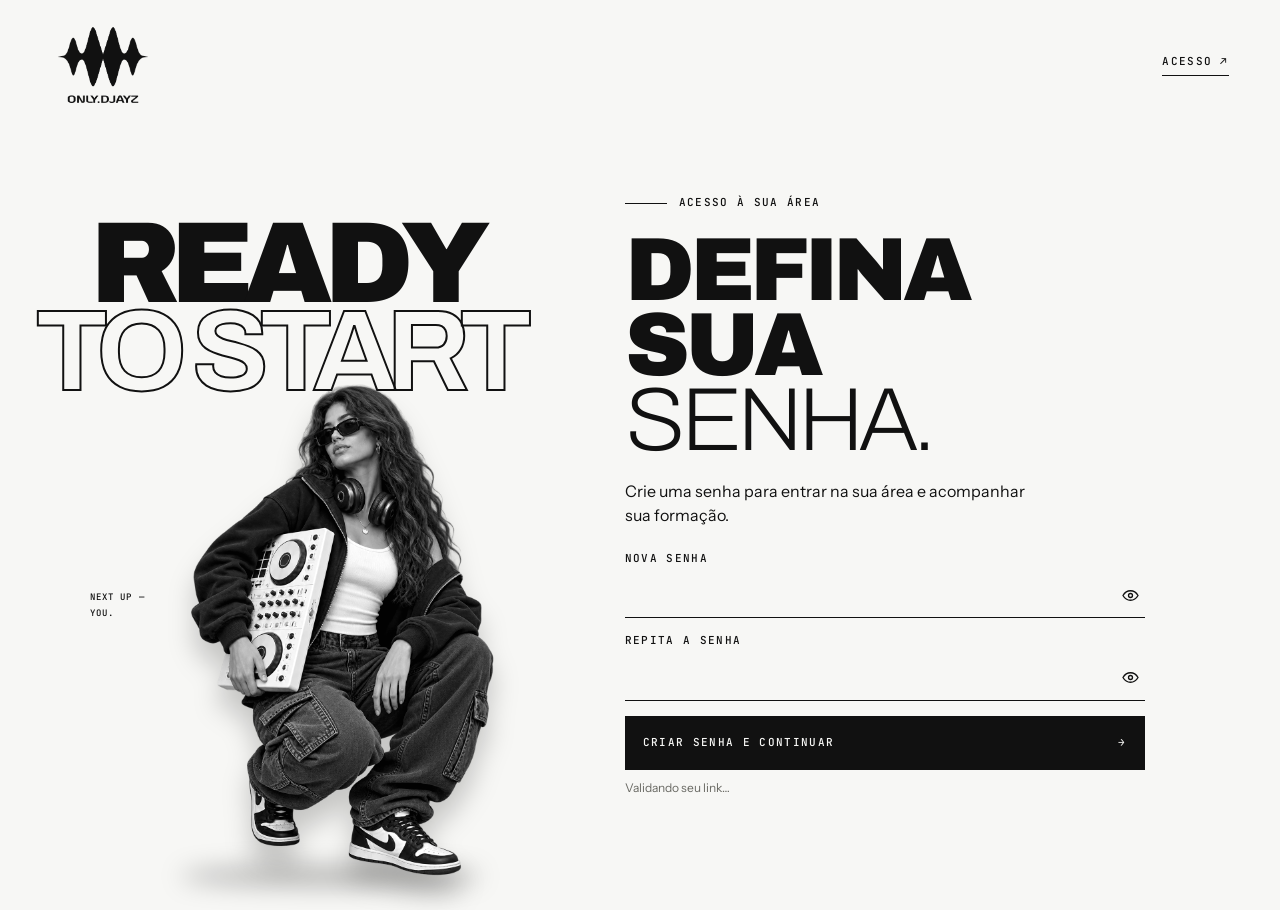
<file: portal/accept-invite.html>
<!doctype html>
<html lang="pt-BR">
<head>
  <meta charset="utf-8">
  <meta name="viewport" content="width=device-width,initial-scale=1">
  <meta name="theme-color" content="#f7f7f5">
  <title>ONLY DJs — Ative seu acesso</title>
  <link rel="stylesheet" href="portal.css?v=20260923d">
</head>
<body>
  <main class="portal">
    <header class="topbar accept-invite-topbar">
      <a class="accept-invite-brand" href="../index.html" aria-label="ONLY DJAYZ — início"><img src="../assets/logo-mark.png" alt="ONLY DJAYZ"></a>
      <a class="mono" href="login.html">ACESSO ↗</a>
    </header>
    <section class="accept-invite-layout">
      <figure class="accept-invite-visual">
        <h2 class="accept-invite-manifesto"><span>READY</span><em>TO START</em></h2>
        <div class="accept-invite-character">
          <p class="accept-invite-next mono">NEXT UP —<br>YOU.</p>
          <img src="../assets/dj-female-flx4-wall-profile.webp" alt="DJ agachada ao lado da cabine, da landing page Only DJAYZ">
        </div>
      </figure>
      <div class="accept-invite-card">
        <div class="eyebrow mono" id="flow-label">ACESSO À SUA ÁREA</div>
        <h1>DEFINA SUA<br><em>SENHA.</em></h1>
        <p class="lede">Crie uma senha para entrar na sua área e acompanhar sua formação.</p>
        <form class="card" id="password-form">
          <label class="field"><span class="mono">NOVA SENHA</span><span class="password-control"><input name="password" type="password" autocomplete="new-password" minlength="10" required><button class="password-toggle" type="button" aria-label="Exibir nova senha" aria-pressed="false"><svg class="password-eye password-eye-open" aria-hidden="true" viewBox="0 0 24 24" focusable="false"><path d="M2.5 12s3.5-6 9.5-6 9.5 6 9.5 6-3.5 6-9.5 6-9.5-6-9.5-6Z"></path><circle cx="12" cy="12" r="2.5"></circle></svg><svg class="password-eye password-eye-closed" aria-hidden="true" viewBox="0 0 24 24" focusable="false"><path d="m3 3 18 18M10.6 6.2A10.8 10.8 0 0 1 12 6c6 0 9.5 6 9.5 6a17 17 0 0 1-3.1 3.6M6.3 6.8C3.8 8.2 2.5 12 2.5 12s3.5 6 9.5 6c1.2 0 2.3-.2 3.3-.6"></path><path d="M9.9 9.9a3 3 0 0 0 4.2 4.2"></path></svg></button></span></label>
          <label class="field"><span class="mono">REPITA A SENHA</span><span class="password-control"><input name="confirmPassword" type="password" autocomplete="new-password" minlength="10" required><button class="password-toggle" type="button" aria-label="Exibir confirmação da senha" aria-pressed="false"><svg class="password-eye password-eye-open" aria-hidden="true" viewBox="0 0 24 24" focusable="false"><path d="M2.5 12s3.5-6 9.5-6 9.5 6 9.5 6-3.5 6-9.5 6-9.5-6-9.5-6Z"></path><circle cx="12" cy="12" r="2.5"></circle></svg><svg class="password-eye password-eye-closed" aria-hidden="true" viewBox="0 0 24 24" focusable="false"><path d="m3 3 18 18M10.6 6.2A10.8 10.8 0 0 1 12 6c6 0 9.5 6 9.5 6a17 17 0 0 1-3.1 3.6M6.3 6.8C3.8 8.2 2.5 12 2.5 12s3.5 6 9.5 6c1.2 0 2.3-.2 3.3-.6"></path><path d="M9.9 9.9a3 3 0 0 0 4.2 4.2"></path></svg></button></span></label>
          <button class="action mono" type="submit"><span>CRIAR SENHA E CONTINUAR</span><span>→</span></button>
          <button class="text-button mono" id="retry-activation" type="button" hidden>TENTAR ATIVAÇÃO NOVAMENTE</button>
          <p class="auth-status" id="password-status" role="status" aria-live="polite">Validando seu link…</p>
        </form>
      </div>
    </section>
  </main>
  <script src="supabase-config.js"></script>
  <script type="module" src="accept-invite.js?v=20260923b"></script>
</body>
</html>
</file>
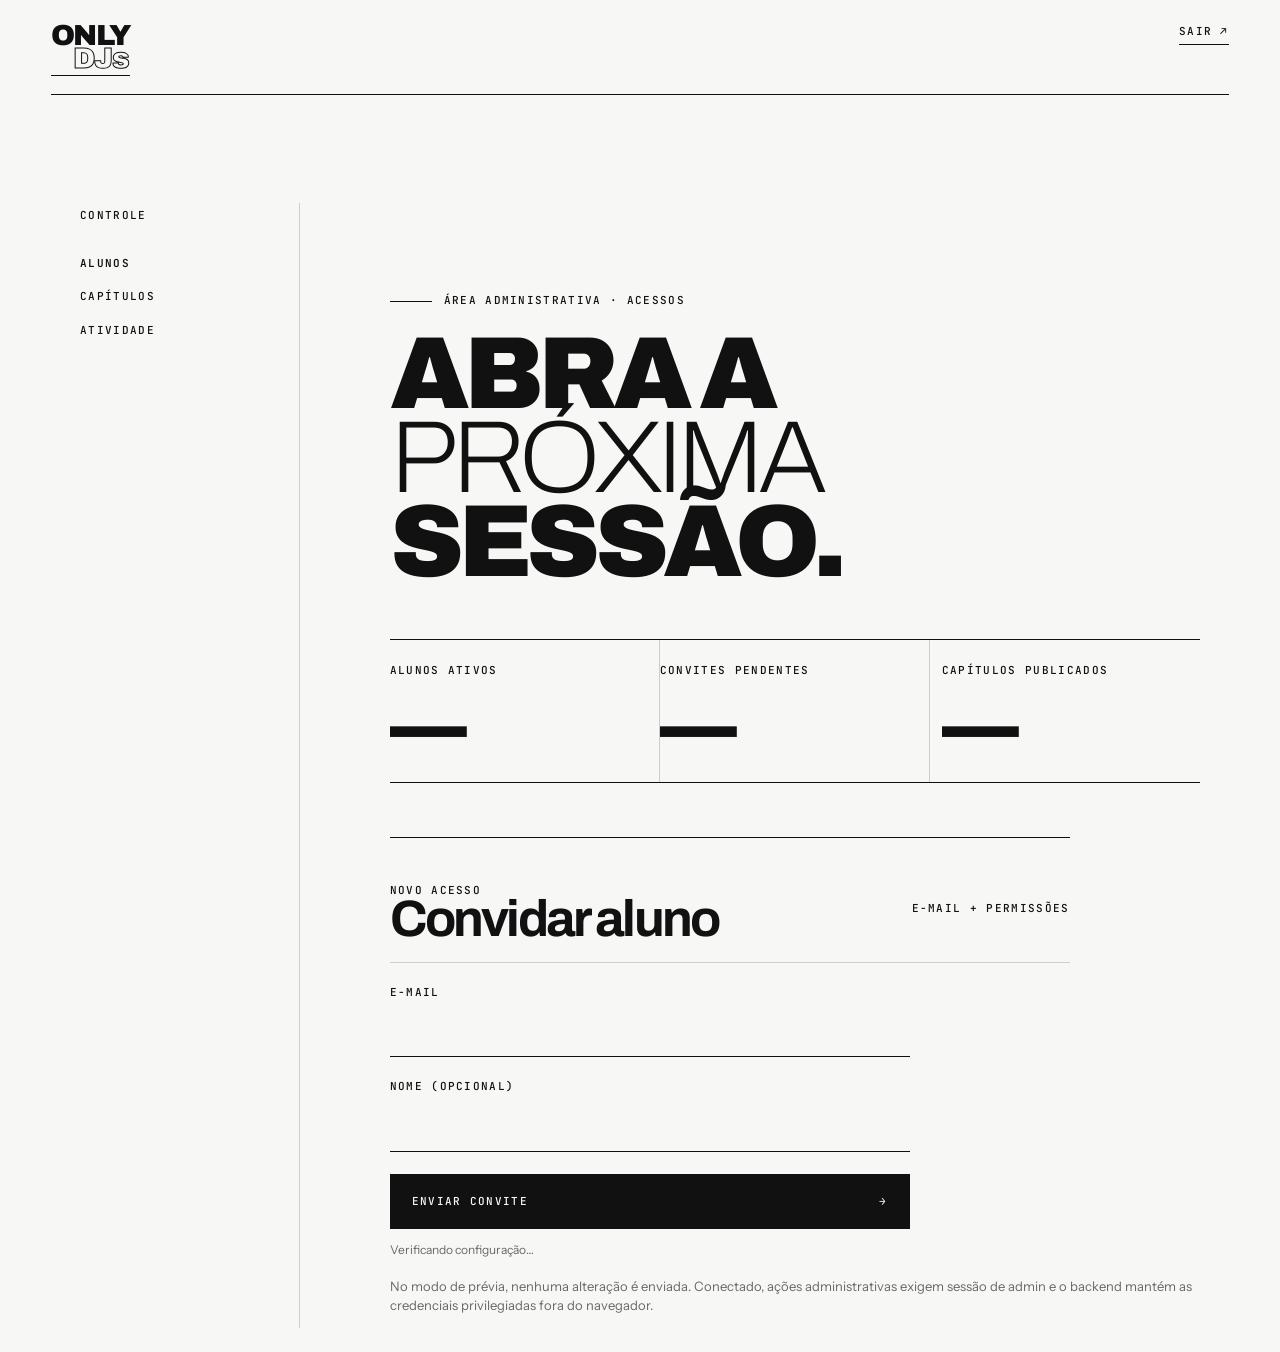
<file: portal/admin.html>
<!doctype html>
<html lang="pt-BR">
<head>
  <meta charset="utf-8">
  <meta name="viewport" content="width=device-width,initial-scale=1">
  <meta name="theme-color" content="#f7f7f5">
  <title>ONLY DJs — Admin</title>
  <link rel="stylesheet" href="portal.css">
</head>
<body>
  <main class="portal">
    <header class="topbar">
      <a class="brand" href="login.html">ONLY<span>DJs</span></a>
      <a class="mono" id="admin-logout" href="login.html">SAIR ↗</a>
    </header>
    <div class="layout frame">
      <aside class="side">
        <span class="mono">Controle</span>
        <nav class="mono">
          <a href="admin.html">Alunos</a>
          <a href="#capitulos">Capítulos</a>
          <a href="#atividade">Atividade</a>
        </nav>
      </aside>
      <section class="content">
        <div class="eyebrow mono">Área administrativa · acessos</div>
        <h1>ABRA A<br><em>PRÓXIMA</em> SESSÃO.</h1>
        <div class="stats">
          <div class="stat"><span class="mono">Alunos ativos</span><strong id="active-count">—</strong></div>
          <div class="stat"><span class="mono">Convites pendentes</span><strong id="invite-count">—</strong></div>
          <div class="stat"><span class="mono">Capítulos publicados</span><strong id="chapter-count">—</strong></div>
        </div>

        <section class="admin-invite-card">
          <div class="row">
            <div><span class="mono">NOVO ACESSO</span><h2>Convidar aluno</h2></div>
            <span class="mono">E-MAIL + PERMISSÕES</span>
          </div>
          <form id="admin-invite-form">
            <label class="field"><span class="mono">E-MAIL</span><input name="email" type="email" autocomplete="email" required></label>
            <label class="field"><span class="mono">NOME (OPCIONAL)</span><input name="displayName" autocomplete="name" maxlength="100"></label>
            <fieldset id="chapter-choices" data-auth-only hidden>
              <legend class="mono">CAPÍTULOS LIBERADOS NO CONVITE</legend>
              <span>Carregando…</span>
            </fieldset>
            <button class="action mono" type="submit"><span>ENVIAR CONVITE</span><span>→</span></button>
            <p class="auth-status" id="admin-status" role="status" aria-live="polite">Verificando configuração…</p>
          </form>
        </section>

        <section class="admin-roster" id="roster-section" data-auth-only hidden>
          <div class="row"><div><span class="mono">ACESSOS DA ESCOLA</span><h2>Alunos.</h2></div><span class="mono">STATUS + CAPÍTULOS</span></div>
          <div id="student-roster" aria-live="polite"><p class="roster-empty">Carregando lista…</p></div>
        </section>
        <p class="notice">No modo de prévia, nenhuma alteração é enviada. Conectado, ações administrativas exigem sessão de admin e o backend mantém as credenciais privilegiadas fora do navegador.</p>
      </section>
    </div>
  </main>
  <script src="supabase-config.js"></script>
  <script type="module" src="admin.js"></script>
</body>
</html>
</file>
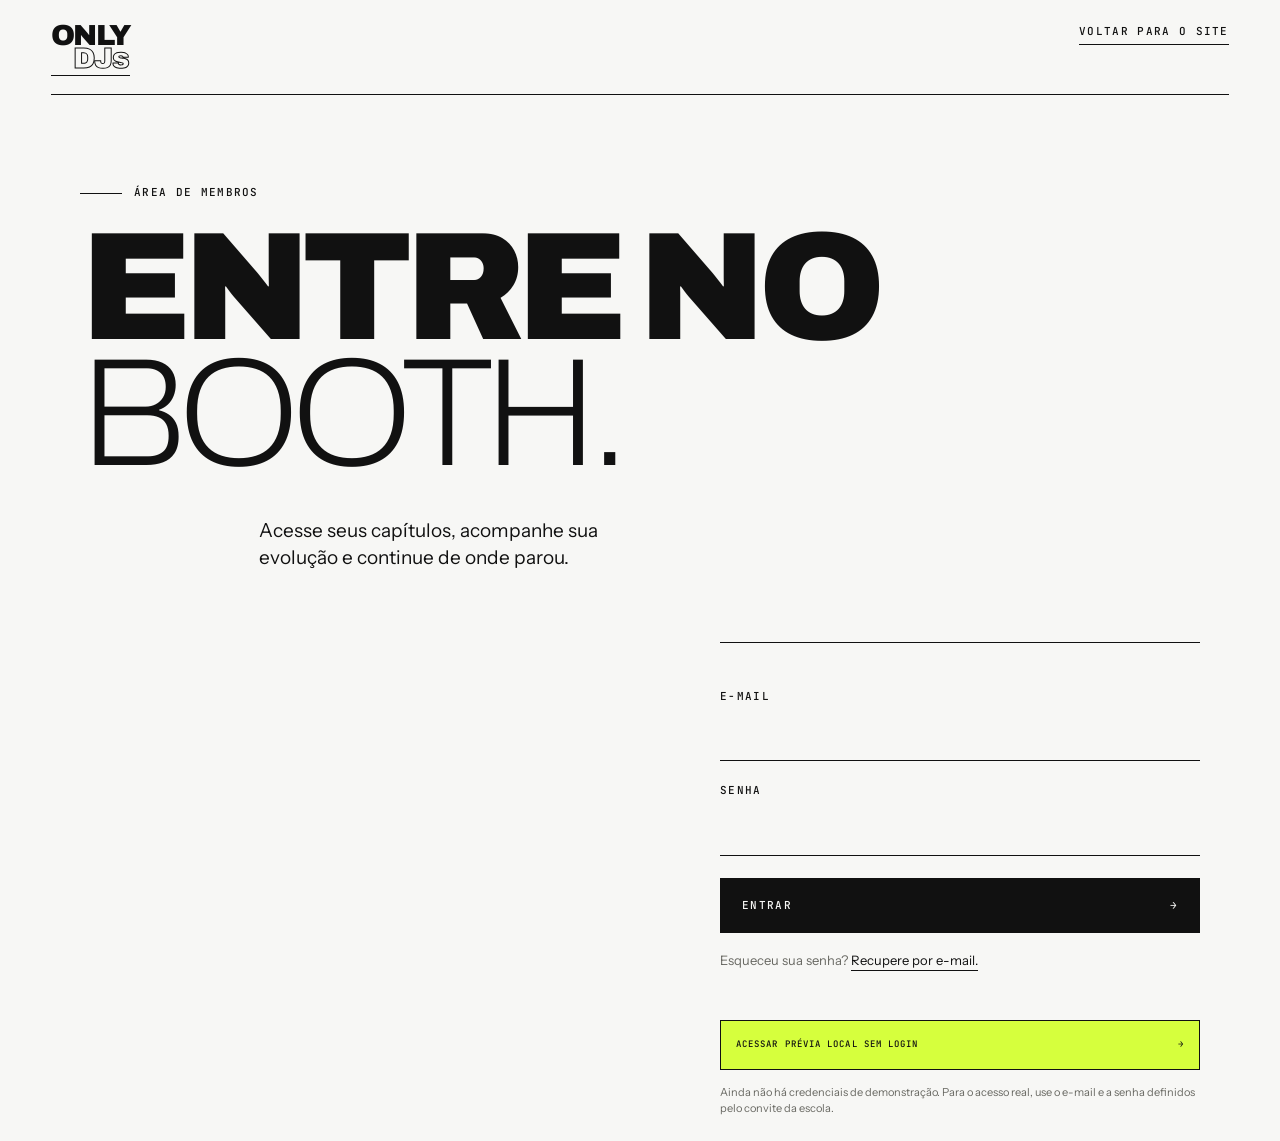
<file: portal/login.html>
<!doctype html>
<html lang="pt-BR">
<head><meta charset="utf-8"><meta name="viewport" content="width=device-width,initial-scale=1"><title>ONLY DJs — Acesso</title><link rel="stylesheet" href="portal.css"></head>
<body><main class="portal"><header class="topbar"><a class="brand" href="../index.html">ONLY<span>DJs</span></a><a class="mono" href="../index.html">Voltar para o site</a></header><section class="frame"><div class="eyebrow mono">Área de membros</div><h1>ENTRE NO<br><em>BOOTH.</em></h1><p class="lede">Acesse seus capítulos, acompanhe sua evolução e continue de onde parou.</p><form class="card" id="login-form"><label class="field"><span class="mono">E-mail</span><input name="email" type="email" autocomplete="email" required></label><label class="field"><span class="mono">Senha</span><input name="password" type="password" autocomplete="current-password" required></label><button class="action mono" type="submit"><span>ENTRAR</span><span>→</span></button><p class="notice">Esqueceu sua senha? <button class="text-button" id="forgot-password" type="button">Recupere por e-mail.</button></p><p class="auth-status" id="auth-status" role="status" aria-live="polite"></p></form><a class="local-preview-link mono" id="local-preview-link" href="student.html?preview-revision=0923#visao-geral" hidden>ACESSAR PRÉVIA LOCAL SEM LOGIN <span aria-hidden="true">→</span></a><p class="login-access-note">Ainda não há credenciais de demonstração. Para o acesso real, use o e-mail e a senha definidos pelo convite da escola.</p></section></main><script src="supabase-config.js"></script><script type="module" src="login.js"></script></body>
</html>
</file>
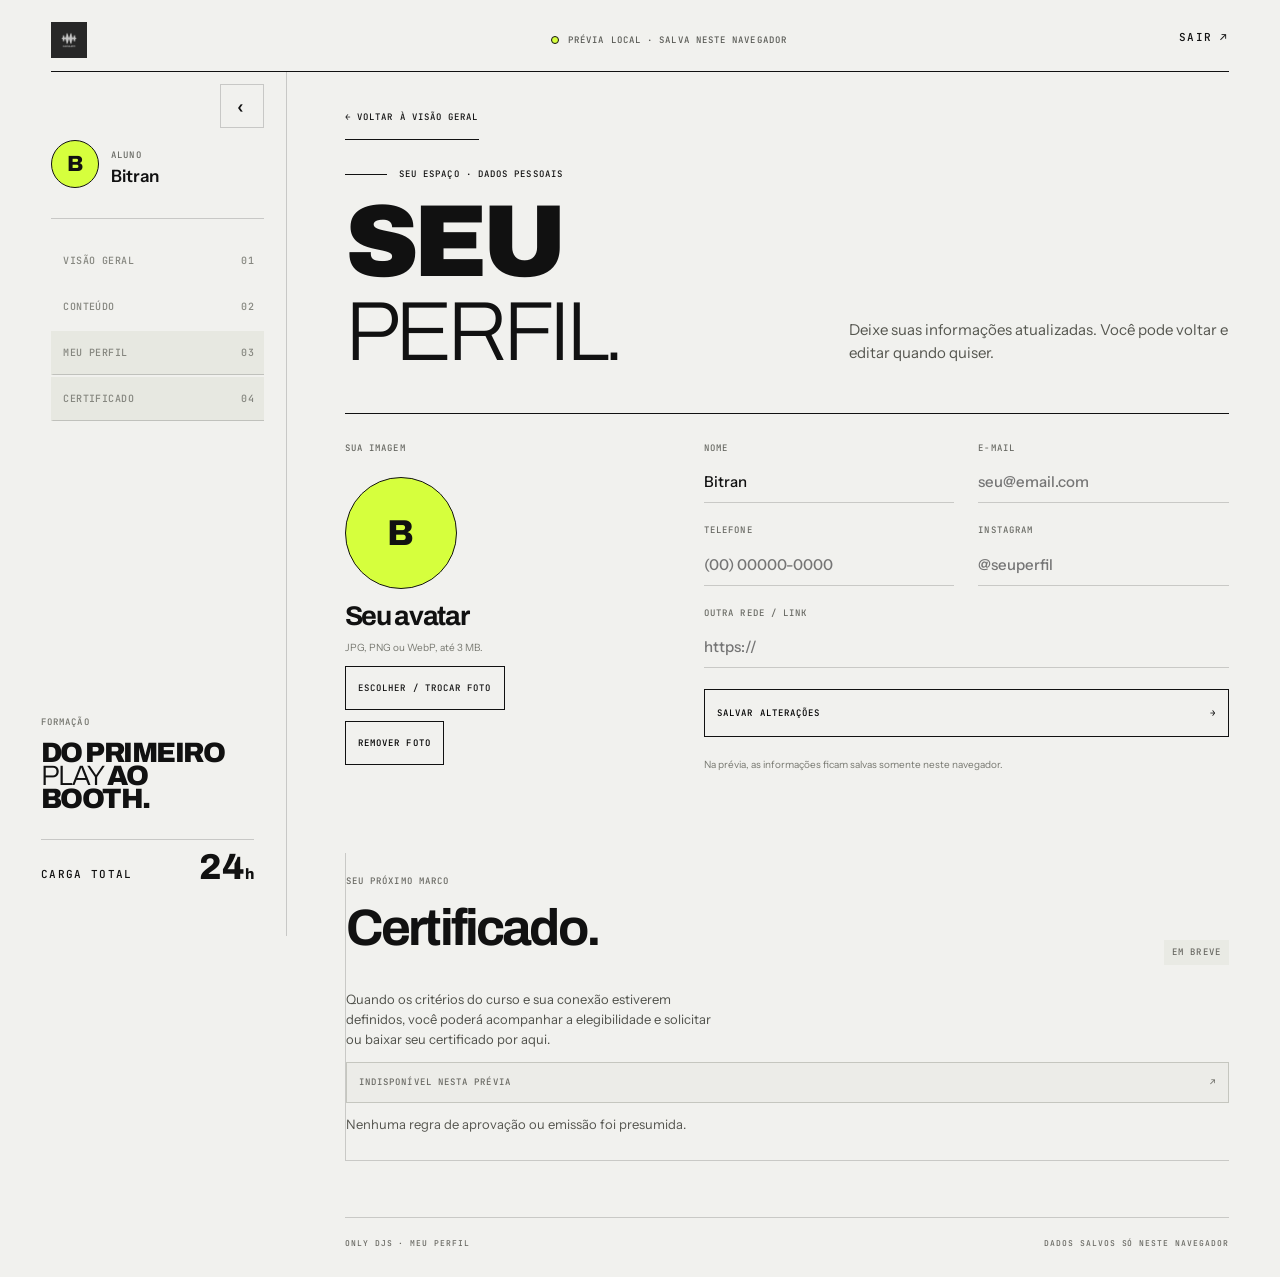
<file: portal/profile.html>
<!doctype html>
<html lang="pt-BR">
<head>
  <meta charset="utf-8">
  <meta name="viewport" content="width=device-width, initial-scale=1">
  <meta name="theme-color" content="#f7f7f5">
  <title>ONLY DJs — Meu perfil</title>
  <link rel="stylesheet" href="portal.css">
  <script type="module" src="profile.js"></script>
</head>
<body class="student-page">
  <main class="portal student-portal profile-portal">
    <header class="topbar student-topbar">
      <a class="brand" href="student.html" aria-label="ONLY DJs — área do aluno"><img class="brand-logo" src="../source/landing-page-only-djs/project/uploads/logo_onlydjayz.png" alt="ONLY DJs"></a>
      <div class="preview-flag mono" id="profile-mode"><span></span> PRÉVIA LOCAL · SALVA NESTE NAVEGADOR</div>
      <a class="mono logout-link" id="profile-logout" href="login.html">SAIR ↗</a>
    </header>
    <div class="student-shell" id="profile-shell">
      <aside class="student-sidebar" id="student-sidebar" aria-label="Navegação da área do aluno">
        <button class="sidebar-toggle mono" id="sidebar-toggle" type="button" aria-expanded="true" aria-controls="student-sidebar-content" aria-label="Recolher menu">‹</button>
        <div class="sidebar-body" id="student-sidebar-content">
        <div class="student-identity">
          <span class="avatar-picker" aria-hidden="true"><span id="avatar-mark">B</span><img id="avatar-preview" alt="" hidden></span>
          <div><span class="mono tiny-label">ALUNO</span><strong id="profile-name-display">Bitran</strong></div>
        </div>
        <nav class="student-nav mono">
          <a href="student.html#visao-geral" aria-label="Visão geral" title="Visão geral"><span class="nav-icon" aria-hidden="true">⌂</span><span class="nav-label">Visão geral</span><span class="nav-number">01</span></a>
          <a href="student.html#conteudo" aria-label="Conteúdo" title="Conteúdo"><span class="nav-icon" aria-hidden="true">♫</span><span class="nav-label">Conteúdo</span><span class="nav-number">02</span></a>
          <a class="active" href="profile.html" aria-current="page" aria-label="Meu perfil" title="Meu perfil"><span class="nav-icon" aria-hidden="true">◎</span><span class="nav-label">Meu perfil</span><span class="nav-number">03</span></a>
          <a class="active" href="#certificado" aria-label="Certificado" title="Certificado"><span class="nav-icon" aria-hidden="true">↗</span><span class="nav-label">Certificado</span><span class="nav-number">04</span></a>
        </nav>
        <div class="sidebar-bottom"><div class="sidebar-label mono">FORMAÇÃO</div><div class="sidebar-course">DO PRIMEIRO<br><em>PLAY</em> AO BOOTH.</div><div class="sidebar-hours"><span class="mono">CARGA TOTAL</span><strong>24<span>h</span></strong></div></div>
        </div>
      </aside>
      <section class="student-main profile-main" aria-labelledby="profile-title">
        <a class="profile-back mono" href="student.html#visao-geral">← VOLTAR À VISÃO GERAL</a>
        <div class="profile-heading"><div><div class="eyebrow mono">SEU ESPAÇO · DADOS PESSOAIS</div><h1 id="profile-title">SEU<br><em>PERFIL.</em></h1></div><p>Deixe suas informações atualizadas. Você pode voltar e editar quando quiser.</p></div>
        <form id="profile-form" class="profile-page-card">
          <section class="profile-avatar-section" aria-labelledby="avatar-title">
            <span class="mono tiny-label">SUA IMAGEM</span>
            <div class="profile-avatar-large"><span id="profile-avatar-mark">B</span><img id="profile-avatar-preview" alt="Avatar atual" hidden></div>
            <h2 id="avatar-title">Seu avatar</h2>
            <p class="preview-note" id="avatar-note">JPG, PNG ou WebP, até 3 MB.</p>
            <label class="profile-file-button mono" for="avatar-file">ESCOLHER / TROCAR FOTO</label>
            <input id="avatar-file" type="file" accept="image/jpeg,image/png,image/webp" hidden>
            <button class="profile-avatar-remove mono" id="avatar-remove" type="button" hidden>REMOVER FOTO</button>
          </section>
          <section class="profile-fields" aria-label="Seus dados">
            <label><span class="mono">NOME</span><input id="profile-name" name="name" value="Bitran" autocomplete="name" required></label>
            <label><span class="mono">E-MAIL</span><input id="profile-email" name="email" type="email" placeholder="seu@email.com" autocomplete="email"></label>
            <label><span class="mono">TELEFONE</span><input name="phone" type="tel" placeholder="(00) 00000-0000" autocomplete="tel"></label>
            <label><span class="mono">INSTAGRAM</span><input name="instagram" placeholder="@seuperfil" autocomplete="off"></label>
            <label class="profile-social-field"><span class="mono">OUTRA REDE / LINK</span><input name="social" type="url" placeholder="https://"></label>
            <button class="save-preview mono" id="profile-save" type="submit">SALVAR ALTERAÇÕES <span>→</span></button>
            <p class="preview-note" id="profile-save-note">Na prévia, as informações ficam salvas somente neste navegador.</p>
          </section>
        </form>
        <article class="certificate-card profile-certificate-card" id="certificado" aria-labelledby="certificate-title">
          <div class="section-heading compact-heading"><div><span class="mono tiny-label">SEU PRÓXIMO MARCO</span><h2 id="certificate-title">Certificado.</h2></div><span class="certificate-stamp mono">EM BREVE</span></div>
          <p>Quando os critérios do curso e sua conexão estiverem definidos, você poderá acompanhar a elegibilidade e solicitar ou baixar seu certificado por aqui.</p>
          <button class="certificate-action mono" type="button" disabled>INDISPONÍVEL NESTA PRÉVIA <span>↗</span></button>
          <p class="preview-note">Nenhuma regra de aprovação ou emissão foi presumida.</p>
        </article>
        <footer class="student-footer mono"><span>ONLY DJs · MEU PERFIL</span><span id="profile-footer-note">DADOS SALVOS SÓ NESTE NAVEGADOR</span></footer>
      </section>
    </div>
    <div class="toast mono" id="profile-toast" role="status" aria-live="polite"></div>
  </main>
  <script src="supabase-config.js"></script>
</body>
</html>
</file>
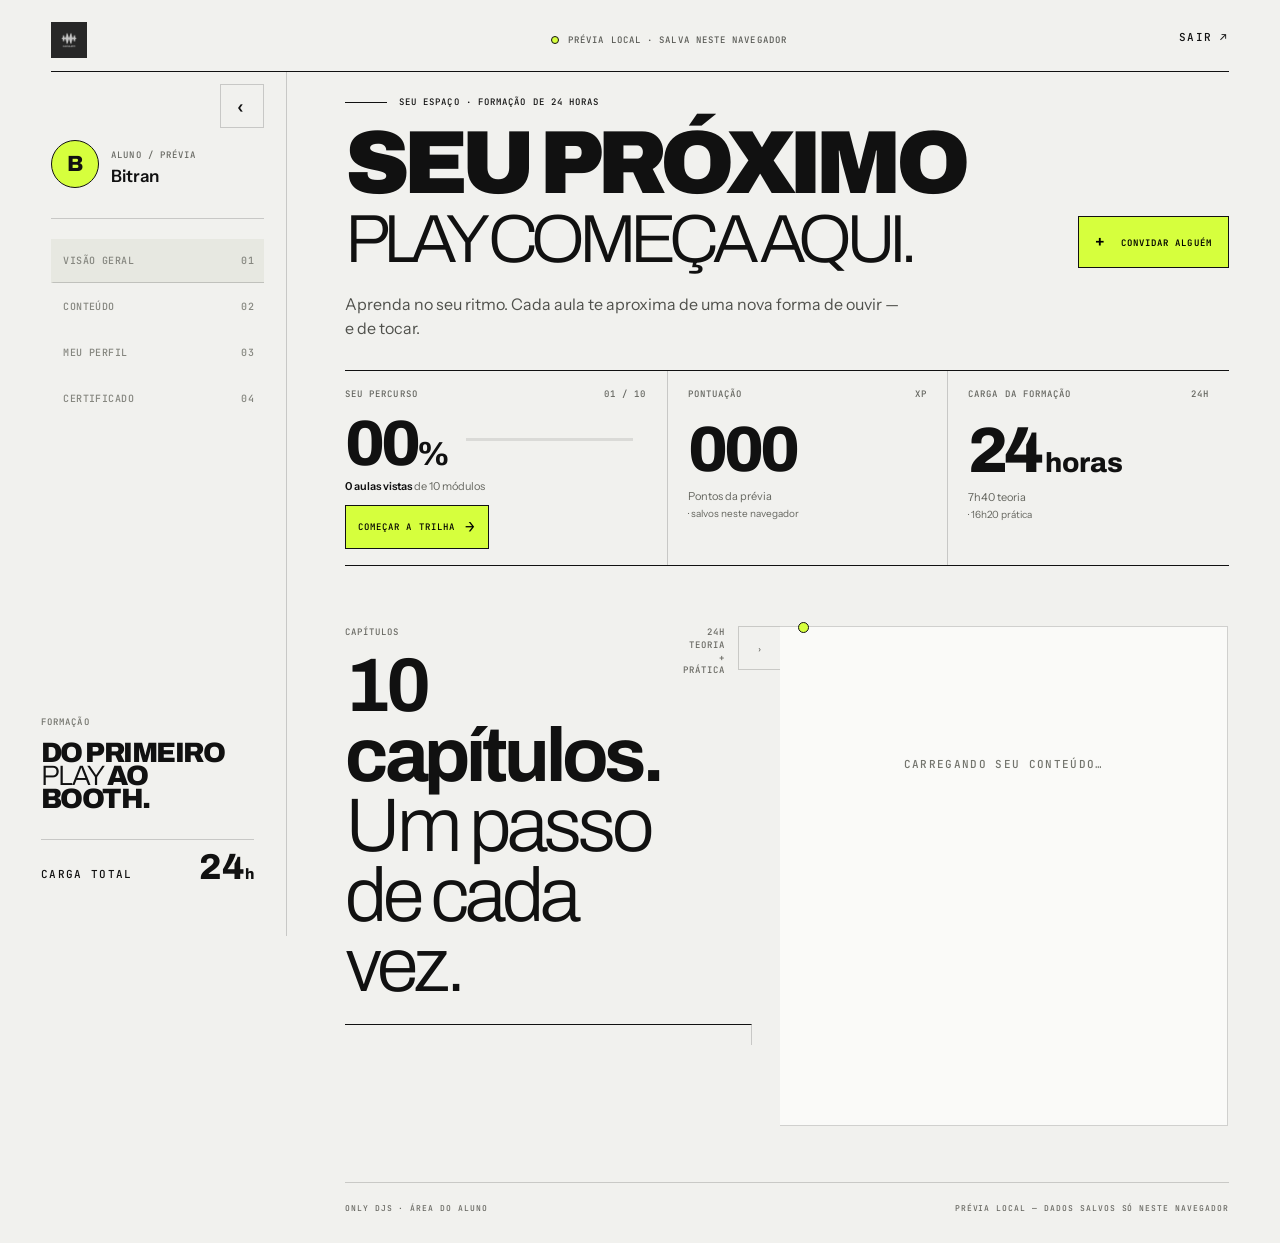
<file: portal/student.html>
<!doctype html>
<html lang="pt-BR">
<head>
  <meta charset="utf-8">
  <meta name="viewport" content="width=device-width, initial-scale=1">
  <meta name="theme-color" content="#f7f7f5">
  <title>ONLY DJs — Área do aluno</title>
  <link rel="stylesheet" href="portal.css?v=20260923-layout7">
  <script type="module" src="student.js?v=20260923-sync20"></script>
</head>
<body class="student-page">
  <main class="portal student-portal">
    <header class="topbar student-topbar">
      <a class="brand" href="login.html" aria-label="ONLY DJs — início"><img class="brand-logo" src="../source/landing-page-only-djs/project/uploads/logo_onlydjayz.png" alt="ONLY DJs"></a>
      <div class="preview-flag mono" id="student-mode"><span></span> PRÉVIA LOCAL · SALVA NESTE NAVEGADOR</div>
      <a class="mono logout-link" id="student-logout" href="login.html">SAIR ↗</a>
    </header>

    <div class="student-shell">
      <aside class="student-sidebar" id="student-sidebar" aria-label="Navegação da área do aluno">
        <button class="sidebar-toggle mono" id="sidebar-toggle" type="button" aria-expanded="true" aria-controls="student-sidebar-content" aria-label="Recolher menu">‹</button>
        <div class="sidebar-body" id="student-sidebar-content">
        <div class="student-identity">
          <span class="avatar-picker" aria-hidden="true"><span id="avatar-mark">B</span><img id="avatar-preview" alt="" hidden></span>
          <a class="student-identity-link" href="profile.html" aria-label="Abrir meu perfil"><span class="mono tiny-label">ALUNO / PRÉVIA</span><strong id="profile-name-display">Bitran</strong></a>
        </div>
        <nav class="student-nav mono">
          <a class="active" href="#visao-geral" aria-label="Visão geral" title="Visão geral"><span class="nav-icon" aria-hidden="true">⌂</span><span class="nav-label">Visão geral</span><span class="nav-number">01</span></a>
          <a href="#conteudo" aria-label="Conteúdo" title="Conteúdo"><span class="nav-icon" aria-hidden="true">♫</span><span class="nav-label">Conteúdo</span><span class="nav-number">02</span></a>
          <a href="profile.html" aria-label="Meu perfil" title="Meu perfil"><span class="nav-icon" aria-hidden="true">◎</span><span class="nav-label">Meu perfil</span><span class="nav-number">03</span></a>
          <a href="profile.html#certificado" aria-label="Certificado" title="Certificado"><span class="nav-icon" aria-hidden="true">↗</span><span class="nav-label">Certificado</span><span class="nav-number">04</span></a>
        </nav>
        <div class="sidebar-bottom">
          <div class="sidebar-label mono">FORMAÇÃO</div>
          <div class="sidebar-course">DO PRIMEIRO<br><em>PLAY</em> AO BOOTH.</div>
          <div class="sidebar-hours"><span class="mono">CARGA TOTAL</span><strong>24<span>h</span></strong></div>
        </div>
        </div>
      </aside>

      <section class="student-main" id="visao-geral">
        <div class="student-heading">
          <div>
            <div class="eyebrow mono">SEU ESPAÇO · FORMAÇÃO DE 24 HORAS</div>
            <h1>SEU PRÓXIMO<br><em>PLAY COMEÇA AQUI.</em></h1>
          </div>
          <button class="invite-button mono" id="invite-button" type="button"><span>+</span> CONVIDAR ALGUÉM</button>
        </div>
        <p class="student-lede">Aprenda no seu ritmo. Cada aula te aproxima de uma nova forma de ouvir — e de tocar.</p>

        <section class="overview-grid" aria-label="Seu resumo">
          <article class="overview-card overview-progress">
            <div class="card-topline mono"><span>SEU PERCURSO</span><span>01 / 10</span></div>
            <div class="progress-figure"><strong id="progress-count">00<span>%</span></strong><div class="progress-track"><i id="progress-fill"></i></div></div>
            <p><b id="lesson-seen-count">0 aulas vistas</b><span> de 10 módulos</span></p>
            <button class="resume-button mono" type="button" data-resume-course>COMEÇAR A TRILHA <span aria-hidden="true">→</span></button>
          </article>
          <article class="overview-card overview-points">
            <div class="card-topline mono"><span>PONTUAÇÃO</span><span>XP</span></div>
            <strong id="points-count">000</strong>
            <p>Pontos da prévia <span>· salvos neste navegador</span></p>
          </article>
          <article class="overview-card overview-hours">
            <div class="card-topline mono"><span>CARGA DA FORMAÇÃO</span><span>24H</span></div>
            <strong>24<span class="hours-minutes"> horas</span></strong>
            <p>7h40 teoria <span>· 16h20 prática</span></p>
          </article>
        </section>

        <section class="course-layout" id="conteudo">
          <div class="chapter-list-panel">
            <div class="section-heading">
              <div><span class="mono tiny-label">CAPÍTULOS</span><h2>10 capítulos.<br><em>Um passo de cada vez.</em></h2></div>
              <div class="chapter-heading-actions"><span class="mono course-total">24H<br>TEORIA + PRÁTICA</span><button class="chapter-list-toggle mono" id="chapter-list-toggle" type="button" aria-expanded="false" aria-controls="chapter-list" aria-label="Expandir lista de capítulos" title="Expandir lista de capítulos">›</button></div>
            </div>
            <div class="chapter-list" id="chapter-list" aria-label="Capítulos do curso"></div>
          </div>

          <article class="lesson-panel" id="lesson-panel" aria-live="polite">
            <div class="lesson-loading mono">CARREGANDO SEU CONTEÚDO…</div>
          </article>
        </section>

        <footer class="student-footer mono"><span>ONLY DJs · ÁREA DO ALUNO</span><span id="student-footer-note">PRÉVIA LOCAL — DADOS SALVOS SÓ NESTE NAVEGADOR</span></footer>
      </section>
    </div>
    <div class="toast mono" id="preview-toast" role="status" aria-live="polite"></div>
  </main>
  <script src="supabase-config.js"></script>
  <dialog class="invite-dialog" id="invite-dialog">
    <form id="invite-form" method="dialog">
      <span class="mono tiny-label">COMPARTILHE A ESCOLA</span>
      <h2>Chame alguém<br>pra cabine.</h2>
      <label for="invite-link">LINK DO CONVITE PÚBLICO</label>
      <div class="invite-link-row"><input id="invite-link" type="url" readonly aria-label="Link público da ONLY DJs"><button class="invite-copy mono" id="invite-copy" type="button">COPIAR</button></div>
      <p>Esse endereço leva à página pública. Não cria conta nem libera acesso às aulas; a escola precisa liberar o acesso do convidado.</p>
      <div class="invite-actions"><button class="invite-cancel" type="button" id="invite-cancel">FECHAR</button><button class="invite-submit" id="invite-share" type="button">COMPARTILHAR ↗</button></div>
    </form>
  </dialog>
</body>
</html>
</file>
<file: portal/portal.css>
@import url('https://fonts.googleapis.com/css2?family=Archivo:wdth,wght@62..125,200..900&family=Instrument+Sans:wght@400;500;600&family=JetBrains+Mono:wght@400;500&display=swap');

:root { --paper:#f7f7f5; --ink:#111; --muted:#696963; --line:rgba(17,17,17,.18); --acid:#d6ff3d; }
* { box-sizing:border-box; }
html,body { margin:0; min-height:100%; background:var(--paper); color:var(--ink); }
body { font-family:'Instrument Sans',system-ui,sans-serif; }
a { color:inherit; text-decoration:none; }
button,input { font:inherit; }
.mono { font:500 11px/1.4 'JetBrains Mono',monospace; letter-spacing:.12em; text-transform:uppercase; }
.portal { max-width:1440px; min-height:100vh; margin-inline:auto; padding:24px 4vw; }
.topbar { display:flex; justify-content:space-between; gap:24px; align-items:flex-start; border-bottom:1px solid var(--ink); padding-bottom:18px; }
.brand { font:900 29px/.8 'Archivo',sans-serif; letter-spacing:-.06em; }
.brand span { display:block; padding-left:22px; color:transparent; -webkit-text-stroke:1px var(--ink); }
.topbar a { border-bottom:1px solid var(--ink); padding-bottom:5px; }
.frame { max-width:1120px; margin:0 auto; }
.eyebrow { display:flex; gap:12px; align-items:center; margin:10vh 0 24px; }
.eyebrow::before { content:''; width:42px; height:1px; background:var(--ink); }
h1,h2 { margin:0; font-family:'Archivo',sans-serif; letter-spacing:-.055em; line-height:.82; }
h1 { max-width:850px; font-size:clamp(64px,12vw,164px); font-weight:900; }
h1 em { font-style:normal; font-weight:200; }
.lede { max-width:420px; margin:40px 0 0 14vw; font-size:19px; line-height:1.45; }
.card { margin:70px 0 0 auto; max-width:480px; border-top:1px solid var(--ink); padding-top:24px; }
.field { display:flex; flex-direction:column; gap:8px; margin:22px 0; }
.field input { width:100%; border:0; border-bottom:1px solid var(--ink); background:transparent; padding:12px 0; outline:0; font-size:20px; }
.field input:focus { border-bottom-width:2px; }
.action { width:100%; display:flex; justify-content:space-between; align-items:center; border:0; background:var(--ink); color:var(--paper); padding:20px 22px; cursor:pointer; }
.action:hover { background:var(--acid); color:var(--ink); }
.notice { margin-top:18px; color:var(--muted); font-size:13px; line-height:1.45; }
.layout { display:grid; grid-template-columns:220px 1fr; gap:7vw; margin-top:12vh; }
.side { border-right:1px solid var(--line); min-height:70vh; }
.side nav { display:flex; flex-direction:column; gap:18px; margin-top:32px; }
.side nav a:first-child { color:var(--ink); font-weight:600; }
.content h1 { font-size:clamp(54px,8vw,120px); }
.stats { display:grid; grid-template-columns:repeat(3,1fr); border-top:1px solid var(--ink); border-bottom:1px solid var(--ink); margin:54px 0; }
.stat { padding:18px 12px 24px 0; border-right:1px solid var(--line); }
.stat:last-child { border-right:0; padding-left:12px; }
.stat strong { display:block; font:900 clamp(42px,6vw,90px)/.8 'Archivo',sans-serif; margin-top:18px; }
.row { display:flex; align-items:center; justify-content:space-between; gap:20px; border-bottom:1px solid var(--line); padding:22px 0; }
.row h2 { font-size:clamp(26px,4vw,54px); font-weight:700; }
.tag { padding:8px 10px; background:var(--acid); }
.outline { border:1px solid var(--ink); background:transparent; padding:12px 14px; cursor:pointer; }

/* Student preview: an editorial learning workspace rather than a generic LMS. */
.student-page { background:#f1f1ee; }
.student-portal { max-width:1440px; margin:0 auto; padding:18px 3.2vw 34px; }
.student-topbar { align-items:center; padding-bottom:13px; }
.student-topbar .brand { font-size:24px; }
.student-topbar .brand span { padding-left:18px; }
.preview-flag { display:flex; align-items:center; gap:9px; color:#595a55; font-size:9px; }
.preview-flag span { width:8px; height:8px; border-radius:50%; background:var(--acid); border:1px solid var(--ink); }
.logout-link { border:0!important; }
.student-shell { display:grid; grid-template-columns:236px minmax(0,1fr); gap:clamp(26px,4.5vw,78px); width:100%; max-width:1440px; margin:0 auto; }
.student-sidebar { position:sticky; top:18px; align-self:start; height:calc(100vh - 36px); padding:34px 22px 22px 0; border-right:1px solid var(--line); display:flex; flex-direction:column; min-height:calc(100vh - 36px); }
.student-identity { display:flex; align-items:center; gap:12px; padding-bottom:30px; border-bottom:1px solid var(--line); }
.avatar-picker { width:48px; height:48px; border-radius:50%; display:grid; place-items:center; position:relative; background:var(--acid); border:1px solid var(--ink); cursor:pointer; overflow:hidden; font:800 22px 'Archivo',sans-serif; }
.avatar-picker img { width:100%; height:100%; object-fit:cover; position:absolute; inset:0; }
.avatar-edit { position:absolute; right:0; bottom:0; display:grid; place-items:center; width:17px; height:17px; border:1px solid var(--paper); border-radius:50%; background:var(--ink); color:white; font:12px/1 'Instrument Sans',sans-serif; }
.avatar-remove { justify-self:start; padding:5px 0; border:0; border-bottom:1px solid currentColor; background:transparent; color:var(--ink); cursor:pointer; font-size:8px; letter-spacing:.12em; }
.student-identity-link { display:block; min-width:0; }
.student-identity-link:hover strong { text-decoration:underline; text-underline-offset:3px; }
.student-identity strong { display:block; font:600 17px 'Instrument Sans',sans-serif; margin-top:4px; }
.tiny-label { color:#676862; font-size:9px; }
.student-nav { display:flex; flex-direction:column; gap:4px; margin-top:24px; }
.student-nav a { padding:12px 10px; display:flex; justify-content:space-between; color:#555650; border-bottom:1px solid transparent; font-size:10px; }
.student-nav a span { color:#85867f; }
.student-nav a:hover,.student-nav a.active { color:var(--ink); background:#e7e8e1; border-bottom-color:var(--line); }
.sidebar-bottom { margin-top:auto; padding-top:26px; }
.student-sidebar .sidebar-bottom { position:fixed; left:max(3.2vw,calc(50vw - 720px + 3.2vw)); bottom:18px; z-index:20; width:calc(236px - 23px); margin:0; padding-top:20px; }
.sidebar-label { color:#70716a; font-size:9px; margin-bottom:14px; }
.sidebar-course { font:850 28px/.82 'Archivo',sans-serif; letter-spacing:-.055em; }
.sidebar-course em { font-weight:300; font-style:normal; }
.sidebar-hours { margin-top:28px; padding-top:13px; border-top:1px solid var(--line); display:flex; justify-content:space-between; align-items:end; }
.sidebar-hours strong { font:800 36px/.8 'Archivo',sans-serif; }
.sidebar-hours strong span { font-size:15px; }
.student-main { min-width:0; padding:24px 0 0; }
.student-heading { display:flex; align-items:flex-end; justify-content:space-between; gap:28px; }
.student-heading .eyebrow { margin:0 0 20px; font-size:9px; }
.student-heading h1 { font-size:clamp(48px,7vw,102px); line-height:.78; letter-spacing:-.075em; }
.student-heading h1 em { font-size:.76em; font-weight:300; }
.invite-button { flex:none; padding:14px 16px; border:1px solid var(--ink); background:transparent; cursor:pointer; font-size:9px; }
.invite-button:hover { background:var(--acid); }
.invite-button span { font-size:16px; margin-right:8px; vertical-align:-1px; }
.student-lede { max-width:560px; margin:24px 0 30px; color:#50514c; font-size:16px; line-height:1.5; }
.overview-grid { display:grid; grid-template-columns:1.15fr 1fr 1fr; border-top:1px solid var(--ink); border-bottom:1px solid var(--ink); }
.overview-card { min-height:144px; padding:17px 20px 16px 0; border-right:1px solid var(--line); }
.overview-card + .overview-card { padding-left:20px; }
.overview-card:last-child { border-right:0; }
.card-topline { display:flex; justify-content:space-between; gap:12px; font-size:9px; color:#64655f; }
.progress-figure { display:flex; align-items:center; gap:20px; margin:15px 14px 8px 0; }
.progress-figure strong,.overview-points>strong,.overview-hours>strong { font:800 clamp(42px,5vw,65px)/.86 'Archivo',sans-serif; letter-spacing:-.06em; }
.progress-figure strong span { font-size:.52em; }
.progress-track { height:5px; flex:1; background:#dedfd8; }
.progress-track i { display:block; width:0; height:100%; background:#536500; transition:width .25s ease; }
.overview-card p { margin:0; color:#666760; font-size:11px; }
.overview-card p b { color:var(--ink); font-weight:600; }
.overview-card>strong { display:block; margin:21px 0 12px; }
.overview-points p span,.overview-hours p span { display:block; margin-top:4px; font-size:10px; }
.overview-hours>strong { margin-top:22px; }
.hours-minutes { font-size:.43em; letter-spacing:0; }
.course-layout { display:grid; grid-template-columns:minmax(270px,1fr) minmax(0,1.1fr); gap:clamp(16px,2.2vw,30px); margin-top:60px; scroll-margin-top:24px; }
.section-heading { display:flex; align-items:flex-end; justify-content:space-between; gap:18px; margin-bottom:20px; }
.section-heading h2 { font-size:clamp(28px,3vw,43px); line-height:.92; margin-top:10px; }
.section-heading h2 em { font-weight:300; font-style:normal; }
.course-total { color:#6d6e68; text-align:right; font-size:9px; }
.chapter-list { border-top:1px solid var(--ink); }
.chapter-list[hidden] { display:none!important; }
.chapter-link { position:relative; display:grid; grid-template-columns:38px minmax(0,1fr) auto; grid-template-rows:auto; align-items:center; column-gap:10px; row-gap:0; width:100%; padding:11px 8px 9px 0; background:transparent; border:0; border-bottom:1px solid var(--line); text-align:left; cursor:pointer; color:var(--ink); }
.chapter-link::before { content:''; position:absolute; inset:0 auto 0 0; width:2px; background:transparent; transition:background .16s ease; }
.chapter-link:hover,.chapter-link.selected { background:#e8e9e2; }
.chapter-link:hover::before,.chapter-link.selected::before { background:var(--acid); }
.chapter-number { grid-column:1; grid-row:1; font:500 10px 'JetBrains Mono',monospace; color:#777870; }
.chapter-copy { grid-column:2; grid-row:1; min-width:0; }
.chapter-title { font-size:13px; font-weight:600; }
.chapter-progress-percent { grid-column:3; grid-row:1; color:#666760; font-size:9px; text-align:right; }
.chapter-progress-bar { position:absolute; left:48px; right:23px; bottom:-1px; display:block; width:auto; height:2px; overflow:hidden; background:transparent; pointer-events:none; }
.chapter-progress-bar i { display:block; height:100%; width:0; background:#465b00; transition:width .28s ease; }
.chapter-state { display:block; margin-top:4px; text-transform:uppercase; letter-spacing:.06em; font-size:8px; }
.chapter-state.done { color:#536500; }
.chapter-state.next { color:#74756f; }
.chapter-state.pending { color:#94958e; }
.bpm-exercise-mount { margin-top:34px; }
.bpm-exercise-card { position:relative; border:1px solid var(--ink); padding:22px clamp(16px,2vw,28px) 26px; color:var(--ink); background:#f0f0eb; box-shadow:8px 8px 0 var(--acid); }
.bpm-exercise-heading { display:flex; align-items:flex-start; justify-content:space-between; gap:24px; }
.bpm-exercise-heading .mono,.bpm-exercise-target { color:#686963; font-size:9px; letter-spacing:.1em; }
.bpm-exercise-card h3 { max-width:520px; margin:11px 0 0; font:700 clamp(28px,3vw,43px)/.95 'Archivo',sans-serif; letter-spacing:-.055em; }
.bpm-exercise-target { flex:none; padding-top:3px; text-align:right; }
.bpm-exercise-target strong { display:block; margin-top:7px; color:var(--ink); font:700 20px/.9 'Archivo',sans-serif; letter-spacing:-.04em; }
.bpm-exercise-intro { max-width:610px; margin:17px 0 36px; color:#565751; font-size:14px; line-height:1.45; }
.bpm-exercise-preview { border:1px solid var(--ink); background:#20211f; color:#f7f7f5; padding:13px; box-shadow:inset 0 0 0 1px #ffffff18; }
.bpm-exercise-preview { container-type:inline-size; }
.bpm-preview-top { display:flex; justify-content:space-between; gap:12px; padding-bottom:11px; color:#aeb0a7; font-size:8px; border-bottom:1px solid #ffffff30; }
.bpm-preview-top b { color:var(--acid); font-weight:500; }
.bpm-deck-grid { display:grid; grid-template-columns:1fr 1fr; gap:13px; padding-top:13px; }
.bpm-deck { min-width:0; border:1px solid #ffffff30; padding:13px 13px 10px; background:linear-gradient(145deg,#2c2d2a,#1a1b19); }
.bpm-deck>span { color:#6b6c66; font-size:9px; }
.bpm-deck>span { color:#b9bbb3; }
.bpm-deck>strong { display:block; margin:18px 0 15px; color:#f7f7f5; font:800 clamp(38px,4vw,58px)/.8 'Archivo',sans-serif; letter-spacing:-.065em; text-shadow:0 0 18px #fff2; }
.bpm-deck>strong small { color:#aeb0a7; font:500 10px 'JetBrains Mono',monospace; letter-spacing:.08em; }
.bpm-deck-b>strong { color:var(--acid); text-shadow:0 0 18px #d6ff3d55; }
.bpm-beatgrid { display:grid; grid-template-columns:repeat(4,1fr); gap:5px; }
.bpm-beatgrid i { display:block; height:8px; border:1px solid #ffffff35; background:transparent; }
.bpm-deck-a .bpm-beatgrid i[data-on="1"] { background:#f7f7f5; }
.bpm-deck-b .bpm-beatgrid i[data-on="1"] { background:var(--acid); border-color:var(--acid); }
.bpm-deck-footer { display:flex; justify-content:space-between; margin-top:14px; color:#85877f; font-size:7px; }
.bpm-deck-footer span:last-child { color:var(--acid); }
.bpm-sync-meter { margin-top:23px; }
.bpm-sync-label { display:flex; justify-content:space-between; gap:12px; margin-bottom:7px; color:#6b6c66; font-size:8px; }
.bpm-sync-track { height:5px; background:#dedfd8; overflow:hidden; }
.bpm-sync-track i { display:block; height:100%; width:0; background:var(--ink); transition:width .08s linear,background .12s ease; }
.bpm-sync-track i[data-tone="success"] { background:#536500; }
.bpm-sync-track i[data-tone="near"] { background:#a9bd22; }
.bpm-sync-track i[data-tone="error"] { background:#9b3434; }
.bpm-slider-wrap { margin-top:24px; }
.bpm-slider { position:relative; height:32px; border-top:1px solid var(--ink); border-bottom:1px solid var(--ink); cursor:ew-resize; touch-action:none; }
.bpm-slider:focus-visible { outline:2px solid #536500; outline-offset:4px; }
.bpm-slider>span { position:absolute; top:3px; bottom:3px; left:50%; width:1px; background:#9aa20f; }
.bpm-slider>i { position:absolute; top:0; bottom:0; left:27%; width:25px; transform:translateX(-50%); border-left:1px solid var(--ink); border-right:1px solid var(--ink); background:var(--acid); }
.bpm-slider-labels { display:flex; justify-content:space-between; gap:12px; margin-top:6px; color:#777870; font-size:8px; }
.bpm-nudge-controls { display:flex; align-items:center; justify-content:space-between; gap:12px; margin-top:13px; }
.bpm-nudge-controls button { width:34px; height:30px; border:1px solid #777870; background:transparent; color:var(--ink); cursor:pointer; font-size:18px; line-height:1; }
.bpm-nudge-controls button:hover,.bpm-nudge-controls button:focus-visible { border-color:var(--ink); background:var(--acid); outline:0; }
.bpm-nudge-controls span { color:#777870; font-size:8px; }
.bpm-exercise-feedback { min-height:39px; margin-top:24px; font-size:14px; font-weight:600; }
.bpm-exercise-feedback[data-tone="success"] { color:#536500; }
.bpm-exercise-feedback[data-tone="near"] { color:#7d8900; }
.bpm-exercise-feedback[data-tone="error"] { color:#9b3434; }
.bpm-exercise-actions { display:flex; align-items:center; gap:16px; margin-top:12px; }
.bpm-exercise-start { min-height:44px; padding:12px 16px; border:1px solid var(--ink); background:var(--ink); color:var(--paper); cursor:pointer; }
.bpm-exercise-start:hover { background:var(--acid); color:var(--ink); }
.bpm-exercise-start:focus-visible { outline:2px solid #536500; outline-offset:3px; }
.bpm-exercise-actions [data-bpm-help] { color:#777870; font-size:8px; }
.bpm-exercise-stop { display:block; width:100%; min-height:44px; margin-top:12px; padding:11px 14px; border:1px solid var(--ink); background:transparent; color:var(--ink); cursor:pointer; }
.bpm-exercise-stop[hidden] { display:none!important; }
.bpm-exercise-stop:hover,.bpm-exercise-stop:focus-visible { background:var(--acid); outline:0; }
.bpm-exercise-modal { position:absolute; inset:0; z-index:4; display:grid; place-items:center; padding:24px; background:rgba(17,17,17,.78); }
.bpm-exercise-modal[hidden] { display:none; }
.bpm-exercise-modal-card { width:min(440px,100%); padding:28px; border:1px solid var(--acid); background:#f0f0eb; color:var(--ink); box-shadow:10px 10px 0 var(--acid); }
.bpm-exercise-modal-card .mono { color:#686963; font-size:8px; letter-spacing:.1em; }
.bpm-exercise-modal-card h4 { margin:14px 0 10px; font:700 clamp(28px,4vw,44px)/.92 'Archivo',sans-serif; letter-spacing:-.055em; }
.bpm-exercise-modal-card p { margin:0; max-width:36ch; color:#565751; font-size:14px; line-height:1.5; }
.bpm-exercise-modal-time { display:block; margin-top:18px; color:var(--ink)!important; font-size:10px!important; }
.bpm-exercise-modal-actions { display:flex; flex-wrap:wrap; gap:9px; margin-top:24px; }
.bpm-exercise-modal-actions button { min-height:44px; padding:11px 14px; border:1px solid var(--ink); background:var(--ink); color:var(--paper); cursor:pointer; font-size:9px; }
.bpm-exercise-modal-actions button:hover,.bpm-exercise-modal-actions button:focus-visible { background:var(--acid); color:var(--ink); outline:0; }
.bpm-exercise-modal-actions button[hidden] { display:none; }
@media(max-width:560px) { .bpm-exercise-heading { display:block; } .bpm-exercise-target { display:block; margin-top:16px; text-align:left; } .bpm-deck-grid { grid-template-columns:1fr; } .bpm-exercise-card { box-shadow:5px 5px 0 var(--acid); } }
@container (max-width:650px) {
  .bpm-deck-grid { grid-template-columns:1fr; }
  .bpm-deck>strong { font-size:clamp(38px,12cqw,58px); }
}
.jog-exercise-mount { margin-top:36px; }
.jog-exercise-card { border:1px solid var(--ink); padding:22px clamp(16px,2vw,28px) 26px; background:#f0f0eb; box-shadow:8px 8px 0 var(--acid); }
.jog-exercise-card,.jog-exercise-preview { min-width:0; max-width:100%; overflow:hidden; }
.jog-exercise-preview { border:1px solid var(--ink); background:#20211f; color:#f7f7f5; padding:13px; box-shadow:inset 0 0 0 1px #ffffff18; }
.jog-deck-row { display:grid; grid-template-columns:1fr 190px 1fr; gap:18px; align-items:center; padding:24px 8px; }
.jog-deck-readout { position:relative; min-width:0; border:1px solid #ffffff30; padding:15px 13px; background:linear-gradient(145deg,#2c2d2a,#1a1b19); }
.jog-deck-readout .mono { color:#b9bbb3; font-size:8px; }
.jog-deck-readout strong { display:block; margin-top:18px; color:#f7f7f5; font:800 38px/.8 'Archivo',sans-serif; letter-spacing:-.065em; }
.jog-deck-readout small { color:#aeb0a7; font:500 9px 'JetBrains Mono',monospace; letter-spacing:.08em; }
.jog-deck-b strong { color:var(--acid); }
.jog-phase-dot { display:block; width:8px; height:8px; margin-top:18px; border-radius:50%; background:var(--acid); box-shadow:0 0 12px var(--acid); }
.jog-wheel { width:168px; height:168px; justify-self:center; border:14px solid #30312e; border-radius:50%; background:repeating-conic-gradient(#171816 0 8deg,#292a27 8deg 16deg); box-shadow:0 0 0 1px #ffffff55, inset 0 0 0 16px #111, 0 10px 20px #0008; color:#f7f7f5; cursor:grab; touch-action:none; user-select:none; transition:transform .08s linear; }
.jog-wheel:active { cursor:grabbing; }
.jog-wheel:focus-visible { outline:2px solid var(--acid); outline-offset:4px; }
.jog-wheel-mark { display:grid; place-items:center; width:68px; height:68px; margin:auto; border:1px solid #ffffff55; border-radius:50%; background:#22231f; font:700 11px/.9 'Archivo',sans-serif; letter-spacing:-.04em; }
.jog-wheel i { display:block; width:2px; height:19px; margin:-89px auto 70px; background:var(--acid); box-shadow:0 0 10px var(--acid); transform-origin:1px 89px; }
.jog-phase-meter { margin:0 8px; }
.jog-phase-track { position:relative; height:6px; background:#dedfd8; overflow:hidden; }
.jog-phase-track i { display:block; height:100%; width:25%; background:var(--acid); transition:width .12s ease,background .12s ease; }
.jog-phase-track i[data-tone="success"] { background:#536500; }
.jog-controls { display:flex; align-items:center; justify-content:space-between; gap:12px; margin:19px 8px 0; }
.jog-controls button { padding:10px 12px; border:1px solid #777870; background:transparent; color:#f7f7f5; cursor:pointer; font:500 9px 'JetBrains Mono',monospace; letter-spacing:.1em; }
.jog-controls button:hover,.jog-controls button:focus-visible { background:var(--acid); color:var(--ink); outline:0; }
.jog-controls span { color:#aeb0a7; font-size:8px; }
.jog-exercise-card .bpm-exercise-feedback[data-tone="success"] { min-height:0; color:#536500; }
@media(max-width:720px) { .jog-deck-row { grid-template-columns:1fr 1fr; } .jog-wheel { grid-column:1/-1; grid-row:1; width:144px; height:144px; } .jog-wheel i { margin-top:-77px; margin-bottom:58px; transform-origin:1px 77px; } }
.lesson-panel { min-width:0; container-type:inline-size; padding:24px clamp(19px,2.6vw,38px) 26px; background:#fafaf8; border:1px solid var(--line); position:relative; }
.lesson-copy .bpm-exercise-intro { margin:17px 0 36px; }
@container (max-width:650px) { .jog-deck-row { grid-template-columns:1fr 1fr; gap:10px; padding:20px 3px; } .jog-wheel { grid-column:1/-1; grid-row:1; width:138px; height:138px; } .jog-wheel i { margin-top:-74px; margin-bottom:55px; transform-origin:1px 74px; } .jog-deck-readout { padding:12px 8px; } .jog-deck-readout strong { font-size:clamp(25px,8cqw,38px); } .jog-deck-readout .mono { font-size:7px; } .jog-controls { margin-inline:3px; } }
.course-layout:not(.chapter-list-collapsed) .lesson-panel { border-left:0; }
.lesson-panel::before { content:''; position:absolute; top:-5px; left:18px; width:9px; height:9px; background:var(--acid); border:1px solid var(--ink); border-radius:50%; }
.lesson-meta { display:flex; justify-content:space-between; gap:16px; color:#696a64; font-size:9px; }
.lesson-panel h2 { margin:22px 0 12px; font-size:clamp(30px,4vw,52px); line-height:.9; }
.lesson-summary { color:#5c5d57; font-size:14px; line-height:1.5; }
.lesson-time { display:flex; gap:20px; margin:20px 0 22px; padding:13px 0; border-block:1px solid var(--line); }
.lesson-time div { display:flex; flex-direction:column; gap:5px; }
.lesson-time strong { font:600 13px 'JetBrains Mono',monospace; }
.lesson-tabs { display:flex; flex-wrap:wrap; gap:5px; margin-bottom:18px; }
.lesson-tabs button { border:1px solid var(--line); padding:7px 9px; background:transparent; cursor:pointer; font-size:9px; }
.lesson-tabs button.active,.lesson-tabs button:hover { background:var(--ink); color:white; border-color:var(--ink); }
.lesson-copy h3 { margin:0 0 9px; font:600 19px 'Instrument Sans',sans-serif; }
.lesson-copy p { margin:0; max-width:64ch; color:#44453f; font-size:14px; line-height:1.6; }
.lesson-copy .bpm-exercise-intro { margin:17px 0 36px; }
.lesson-copy ol,.lesson-copy ul { padding-left:19px; color:#44453f; font-size:13px; line-height:1.65; }
.lesson-copy li+li { margin-top:7px; }
.quiz-question { padding:14px 0; border-top:1px solid var(--line); }
.quiz-question legend { font-size:13px; line-height:1.4; font-weight:600; padding-bottom:8px; }
.quiz-option { display:flex; align-items:flex-start; gap:9px; padding:7px 8px; font-size:12px; cursor:pointer; }
.quiz-stepper { max-width:680px; padding:18px 0 8px; }
.quiz-step-head { display:flex; justify-content:space-between; color:var(--muted); font-size:9px; }
.quiz-step-track { height:4px; margin-top:10px; background:#dedfd8; }
.quiz-step-track i { display:block; height:100%; background:#536500; transition:width .25s ease; }
.quiz-stepper .quiz-question { margin:18px 0 22px; padding:18px 0 12px; border-bottom:1px solid var(--line); }
.quiz-stepper .quiz-option { padding:12px 10px; border:1px solid var(--line); margin-top:8px; min-height:46px; align-items:center; }
.quiz-stepper .quiz-option:has(input:checked) { border-color:#536500; background:rgba(83,101,0,.08); }
.quiz-stepper .quiz-option input { accent-color:#536500; }
.quiz-step-actions { display:flex; justify-content:space-between; gap:12px; align-items:center; }
.quiz-back { min-height:44px; padding:10px 12px; border:1px solid var(--line); background:transparent; cursor:pointer; font-size:9px; }
.quiz-back:disabled { opacity:.4; cursor:not-allowed; }
.quiz-next { min-height:44px; }
.quiz-option:hover { background:#f0f1eb; }
.quiz-option input { margin:2px 0 0; accent-color:#a5ca00; }
.quiz-result { min-height:18px; margin:8px 0 0!important; font-size:12px!important; font-weight:600; }
.lesson-actions { display:flex; flex-wrap:wrap; justify-content:space-between; align-items:center; gap:14px; margin-top:20px; padding-top:17px; border-top:1px solid var(--line); }
.lesson-actions button { cursor:pointer; }
.lesson-primary { border:0; background:var(--acid); padding:12px 14px; font-weight:600; font-size:10px; }
.lesson-primary:hover { background:var(--ink); color:white; }
.lesson-secondary { padding:8px 0; border:0; background:transparent; font-size:10px; text-decoration:underline; text-underline-offset:4px; }
.pending-lesson { padding:20px 0 8px; }
.pending-lesson .pending-mark { display:inline-block; padding:7px 9px; background:#ecece8; color:#60615b; font-size:9px; }
.pending-lesson p { max-width:44ch; color:#55564f; line-height:1.55; font-size:14px; }
.student-bottom-grid { display:grid; grid-template-columns:1.1fr .9fr; gap:24px; margin-top:60px; }
.profile-card,.certificate-card { border-top:1px solid var(--ink); padding-top:16px; }
.compact-heading { align-items:center; margin-bottom:16px; }
.compact-heading h2 { font-size:30px; }
.compact-heading>.mono { color:#71726b; font-size:8px; }
.profile-form { display:grid; grid-template-columns:1fr 1fr; gap:12px 18px; }
.profile-form label { display:flex; flex-direction:column; gap:6px; }
.profile-form label span { color:#6c6d66; font-size:8px; }
.profile-form input { width:100%; min-width:0; padding:8px 0; border:0; border-bottom:1px solid var(--line); outline:0; background:transparent; font-size:13px; }
.profile-form input:focus { border-bottom-color:var(--ink); }
.save-preview { display:flex; justify-content:space-between; align-items:center; grid-column:1/-1; padding:12px; border:1px solid var(--ink); background:transparent; cursor:pointer; font-size:9px; }
.save-preview:hover { background:var(--acid); }
.preview-note { grid-column:1/-1; margin:0; color:#777870; font-size:10px; line-height:1.45; }
.certificate-stamp { padding:6px 8px; background:#e9eae4; color:#686962; font-size:8px; }
.certificate-card>p:not(.preview-note) { max-width:42ch; color:#50514b; font-size:13px; line-height:1.55; }
.certificate-action { width:100%; margin:6px 0 12px; padding:13px 12px; display:flex; justify-content:space-between; border:1px solid #c5c6bf; color:#85867f; background:#ecece8; font-size:9px; cursor:not-allowed; }
.student-footer { display:flex; justify-content:space-between; gap:16px; margin-top:56px; padding-top:12px; border-top:1px solid var(--line); color:#767770; font-size:8px; }
.toast { position:fixed; z-index:5; right:24px; bottom:24px; padding:13px 16px; background:var(--ink); color:white; box-shadow:0 8px 30px #0002; opacity:0; transform:translateY(8px); pointer-events:none; transition:.2s; }
.toast.show { opacity:1; transform:none; }
.invite-dialog { width:min(440px,calc(100vw - 32px)); border:1px solid var(--ink); padding:28px; background:var(--paper); color:var(--ink); box-shadow:0 20px 80px #0003; }
.invite-dialog::backdrop { background:#1118; }
.invite-dialog h2 { font:800 39px/.95 'Archivo',sans-serif; letter-spacing:-.06em; margin:17px 0; }
.invite-dialog label { display:block; font-size:12px; margin-bottom:6px; }
.invite-dialog input { width:100%; padding:10px 0; border:0; border-bottom:1px solid var(--ink); outline:0; background:transparent; }
.invite-dialog p { font-size:12px; line-height:1.5; color:var(--muted); }
.invite-link-row { display:flex; align-items:center; gap:8px; min-width:0; border-bottom:1px solid var(--ink); }
.invite-dialog .invite-link-row input { min-width:0; border:0; text-overflow:ellipsis; }
.invite-dialog .invite-actions { display:flex; justify-content:space-between; margin-top:18px; gap:10px; }
.invite-dialog button { padding:11px 13px; font:500 9px 'JetBrains Mono',monospace; text-transform:uppercase; cursor:pointer; }
.invite-submit { background:var(--ink); border:1px solid var(--ink); color:white; }
.invite-cancel { background:transparent; border:1px solid var(--line); }
.invite-copy { flex:none; background:transparent; border:1px solid var(--line); }
.lesson-loading { min-height:220px; display:grid; place-items:center; color:#73746d; }
@media(max-width:1050px) { .student-shell { grid-template-columns:190px minmax(0,1fr); gap:28px; } .student-sidebar .sidebar-bottom { width:calc(190px - 23px); } .course-layout { grid-template-columns:1fr; } .chapter-list-panel { max-width:none; } .chapter-list { display:grid; grid-template-columns:1fr 1fr; } .chapter-link:nth-child(odd) { border-right:1px solid var(--line); padding-right:12px; } .chapter-link:nth-child(even) { padding-left:12px; } .chapter-link:nth-child(even) .chapter-progress-bar { left:60px; } }
@media(max-width:720px) { .student-portal { padding:14px 18px 25px; } .preview-flag { max-width:135px; font-size:7px; line-height:1.4; } .student-shell { grid-template-columns:1fr; gap:0; } .student-sidebar { min-height:auto; padding:20px 0 14px; border-right:0; border-bottom:1px solid var(--line); } .student-identity { padding-bottom:14px; } .student-nav { flex-direction:row; flex-wrap:wrap; margin-top:12px; } .student-nav a { padding:9px 8px; font-size:8px; } .student-sidebar .sidebar-bottom,.sidebar-bottom { display:none; } .student-main { padding-top:30px; } .student-heading { display:block; } .student-heading h1 { font-size:clamp(48px,13vw,78px); } .invite-button { margin-top:22px; } .student-lede { font-size:14px; margin-top:17px; } .overview-grid { grid-template-columns:1fr 1fr; } .overview-card { min-height:125px; padding-right:12px; } .overview-card + .overview-card { padding-left:12px; } .overview-card:nth-child(2) { border-right:0; } .overview-hours { grid-column:1/-1; border-top:1px solid var(--line); padding:14px 0!important; min-height:112px; } .overview-hours>strong { margin:10px 0; } .course-layout { margin-top:42px; } .chapter-list { grid-template-columns:1fr; } .chapter-link:nth-child(odd),.chapter-link:nth-child(even) { border-right:0; padding-left:0; padding-right:8px; } .lesson-panel { padding:20px 16px; } .student-bottom-grid { grid-template-columns:1fr; margin-top:42px; } .student-footer { flex-direction:column; margin-top:38px; } }
@media(max-width:720px) { .student-sidebar .sidebar-bottom { display:none; } }
.visually-hidden { position:absolute!important; width:1px!important; height:1px!important; padding:0!important; margin:-1px!important; overflow:hidden!important; clip:rect(0,0,0,0)!important; white-space:nowrap!important; border:0!important; }
.student-portal { max-width:1440px; margin:auto; padding:22px clamp(20px,4vw,64px) 28px; }
.student-topbar { align-items:center; }
.student-topbar .brand { font-size:23px; }
.student-topbar .brand span { display:inline; padding-left:0; margin-left:2px; -webkit-text-stroke:0; color:var(--ink); }
.preview-stamp { display:flex; align-items:center; gap:9px; color:var(--muted); letter-spacing:.08em; }
.preview-stamp i { display:inline-block; width:7px; height:7px; border-radius:50%; background:#d6ff3d; box-shadow:0 0 0 3px rgba(214,255,61,.36); }
.logout { border-bottom:1px solid var(--ink); padding:7px 0; }
.student-layout { display:grid; grid-template-columns:210px minmax(0,1fr); gap:clamp(28px,5vw,80px); max-width:1360px; margin:42px auto 0; }
.student-rail { border-right:1px solid var(--line); padding:12px 28px 30px 0; display:flex; flex-direction:column; min-height:calc(100vh - 130px); }
.student-user-mini { display:flex; align-items:center; gap:12px; padding-bottom:24px; border-bottom:1px solid var(--line); }
.student-user-mini strong,.student-user-mini span { display:block; }
.student-user-mini strong { font-size:14px; margin-bottom:5px; }
.student-user-mini .mono { color:var(--muted); font-size:9px; }
.avatar { position:relative; display:flex; align-items:center; justify-content:center; flex:none; overflow:hidden; border-radius:50%; background:var(--acid); color:var(--ink); font:800 18px/1 'Archivo',sans-serif; letter-spacing:-.06em; }
.avatar img { width:100%; height:100%; object-fit:cover; }
.avatar-small { width:42px; height:42px; }
.student-nav { display:flex; flex-direction:column; margin-top:20px; gap:2px; letter-spacing:.04em; }
.student-nav a { display:flex; justify-content:space-between; align-items:center; padding:13px 10px; border-left:2px solid transparent; color:#696963; }
.student-nav a b { font-weight:400; }
.student-nav a.is-active,.student-nav a:hover { color:var(--ink); background:rgba(17,17,17,.045); border-left-color:var(--acid); }
.rail-course { margin-top:auto; padding:22px 0 4px; display:grid; gap:10px; color:var(--muted); font-size:9px; }
.rail-course strong { color:var(--ink); font:800 29px/.87 'Archivo',sans-serif; letter-spacing:-.06em; }
.student-main { min-width:0; }
.welcome { min-height:285px; display:grid; grid-template-columns:minmax(0,1.4fr) minmax(180px,.6fr); position:relative; overflow:hidden; padding:26px 28px 26px 0; border-bottom:1px solid var(--ink); }
.welcome .eyebrow { margin:0 0 27px; }
.welcome h1 { font-size:clamp(48px,7.2vw,106px); }
.welcome h1 em { color:transparent; -webkit-text-stroke:1px var(--ink); }
.welcome-lede { max-width:400px; font-size:16px; line-height:1.45; margin:20px 0 0 6px; color:#484844; }
.welcome-art { position:relative; min-height:230px; overflow:hidden; display:grid; place-items:center; }
.art-ring { position:absolute; width:min(22vw,260px); aspect-ratio:1; border:1px solid var(--line); border-radius:50%; box-shadow:0 0 0 30px rgba(17,17,17,.025),0 0 0 62px rgba(17,17,17,.025); }
.art-wave { position:relative; z-index:1; font:200 200px/.5 'Archivo',sans-serif; transform:rotate(-14deg); color:var(--acid); -webkit-text-stroke:1px var(--ink); }
.art-caption { position:absolute; bottom:22px; right:4px; font-size:9px; line-height:1.6; }
.art-cross { position:absolute; top:30px; left:24px; font:300 35px 'Instrument Sans',sans-serif; }
.overview-strip { display:grid; grid-template-columns:repeat(3,minmax(130px,.85fr)) minmax(200px,1.2fr); border-bottom:1px solid var(--ink); }
.overview-metric,.overview-next { min-height:132px; padding:18px 18px 15px 0; border-right:1px solid var(--line); display:flex; flex-direction:column; align-items:flex-start; }
.overview-metric:not(:first-child),.overview-next { padding-left:20px; }
.overview-metric .mono,.overview-next .mono { font-size:9px; color:var(--muted); }
.overview-metric strong { font:800 clamp(35px,4vw,58px)/1 'Archivo',sans-serif; letter-spacing:-.07em; margin:15px 0 7px; }
.overview-metric strong small { font:500 15px 'Instrument Sans',sans-serif; letter-spacing:0; }
.metric-note { font-size:11px; color:var(--muted); margin-top:auto; }
.progress-track { width:calc(100% - 24px); height:3px; background:rgba(17,17,17,.1); margin:0 0 7px; }
.progress-track i { display:block; width:0; height:100%; background:#536500; transition:width .35s ease; }
.overview-next { justify-content:space-between; border-right:0; background:var(--acid); padding-right:15px; }
.overview-next strong { font:700 18px/1.1 'Archivo',sans-serif; letter-spacing:-.03em; }
.overview-next .mono:last-child { color:var(--ink); }
.overview-next b { font-size:15px; padding-left:6px; }
.course-section,.student-profile-section { padding:74px 0 0; }
.section-heading { display:flex; justify-content:space-between; align-items:flex-end; gap:22px; margin-bottom:24px; }
.section-heading .mono { display:block; font-size:9px; color:var(--muted); }
.section-heading h2 { font-size:clamp(40px,6vw,76px); margin-top:12px; }
.section-side-note { text-align:right; line-height:1.7; padding-bottom:4px; }
.course-grid { display:grid; grid-template-columns:minmax(210px,.8fr) minmax(0,1.7fr); align-items:start; border-top:1px solid var(--ink); }
.chapter-list { border-right:1px solid var(--line); padding:10px 15px 10px 0; display:flex; flex-direction:column; }
.chapter-button { appearance:none; cursor:pointer; display:grid; grid-template-columns:32px 1fr auto; gap:10px; align-items:start; text-align:left; background:transparent; border:0; border-bottom:1px solid var(--line); padding:14px 10px 14px 0; color:var(--ink); }
.chapter-button:hover,.chapter-button.is-active { background:rgba(17,17,17,.035); }
.chapter-button.is-active { box-shadow:inset 3px 0 var(--acid); padding-left:10px; }
.chapter-number { font:500 10px 'JetBrains Mono',monospace; color:var(--muted); padding-top:2px; }
.chapter-button strong { display:block; font:600 14px/1.2 'Instrument Sans',sans-serif; }
.chapter-button small { display:block; margin-top:5px; color:var(--muted); font:9px/1.4 'JetBrains Mono',monospace; text-transform:uppercase; letter-spacing:.05em; }
.chapter-status { font:9px/1 'JetBrains Mono',monospace; color:var(--muted); border:1px solid var(--line); padding:5px; }
.chapter-status.done { background:var(--acid); border-color:var(--acid); color:var(--ink); }
.lesson-panel { padding:28px clamp(18px,4vw,54px) 35px; min-height:500px; }
.lesson-kicker { color:var(--muted); font-size:9px; }
.lesson-title { font:800 clamp(34px,5vw,64px)/.92 'Archivo',sans-serif; letter-spacing:-.055em; margin:14px 0 10px; }
.lesson-summary { font-size:15px; line-height:1.5; max-width:630px; color:#4b4b46; margin:0; }
.lesson-meta { display:flex; gap:20px; flex-wrap:wrap; margin:20px 0 26px; color:var(--muted); }
.lesson-meta span { display:flex; gap:7px; align-items:center; }
.lesson-meta b { color:var(--ink); font-weight:500; }
.lesson-tabs { display:flex; gap:5px; flex-wrap:wrap; border-bottom:1px solid var(--line); margin-bottom:22px; }
.lesson-tab { background:transparent; border:0; border-bottom:2px solid transparent; padding:11px 10px; cursor:pointer; font:500 9px 'JetBrains Mono',monospace; letter-spacing:.06em; text-transform:uppercase; }
.lesson-tab.is-active { border-bottom-color:var(--acid); }
.lesson-copy { min-height:155px; }
.lesson-copy h3 { font:700 20px/1.2 'Archivo',sans-serif; margin:0 0 12px; letter-spacing:-.025em; }
.lesson-copy p,.lesson-copy li { font-size:14px; line-height:1.58; color:#44443f; }
.lesson-copy ul,.lesson-copy ol { padding-left:19px; }
.lesson-copy li+li { margin-top:6px; }
.lesson-callout { border-left:3px solid var(--acid); padding:10px 14px; background:rgba(17,17,17,.035); margin-top:17px; font-size:13px; line-height:1.5; }
.quiz-question { padding:16px 0; border-top:1px solid var(--line); }
.quiz-question h4 { font:600 14px/1.4 'Instrument Sans',sans-serif; margin:0 0 11px; }
.quiz-options { display:grid; gap:7px; }
.quiz-option { text-align:left; padding:9px 11px; border:1px solid var(--line); background:transparent; cursor:pointer; font-size:12px; }
.quiz-option:hover,.quiz-option.selected { border-color:var(--ink); background:rgba(17,17,17,.04); }
.quiz-option.correct { border-color:#628600; background:rgba(214,255,61,.35); }
.quiz-option.incorrect { border-color:#b44; background:rgba(180,68,68,.06); }
.answer-note { font-size:12px; line-height:1.45; margin:8px 0 0; color:var(--muted); }
.lesson-actions { display:flex; align-items:center; flex-wrap:wrap; gap:14px; border-top:1px solid var(--line); margin-top:24px; padding-top:17px; }
.lesson-actions .action { width:auto; padding:12px 15px; font-size:11px; }
.lesson-actions .action:disabled { opacity:.45; cursor:not-allowed; }
.lesson-actions .mono { color:var(--muted); font-size:9px; }
.source-list { display:flex; flex-direction:column; gap:7px; padding:0; list-style:none; }
.source-list a { text-decoration:underline; text-underline-offset:3px; font-size:12px; }
.profile-card { display:grid; grid-template-columns:180px 1fr; border-top:1px solid var(--ink); border-bottom:1px solid var(--ink); padding:25px 0; gap:32px; }
.profile-identity { display:flex; flex-direction:column; align-items:flex-start; gap:9px; }
.avatar-large { width:94px; height:94px; cursor:pointer; font-size:29px; }
.avatar-large b { position:absolute; right:2px; bottom:2px; display:grid; place-items:center; width:25px; height:25px; border-radius:50%; border:2px solid var(--paper); background:var(--ink); color:white; font:500 16px 'Instrument Sans',sans-serif; }
.avatar-label { border-bottom:1px solid var(--ink); padding-bottom:4px; cursor:pointer; font-size:9px; }
.profile-identity p { font-size:8px; color:var(--muted); margin:0; }
.profile-fields { min-width:0; }
.profile-form-row { display:grid; grid-template-columns:1fr 1fr; gap:22px; margin-bottom:20px; }
.profile-form-row label { font-size:11px; color:var(--muted); display:flex; flex-direction:column; gap:7px; }
.profile-form-row input,.invite-row input { border:0; border-bottom:1px solid var(--line); outline:0; padding:9px 0; background:transparent; font:500 14px 'Instrument Sans',sans-serif; color:var(--ink); min-width:0; }
.profile-form-row input:focus,.invite-row input:focus { border-color:var(--ink); }
.profile-actions { display:flex; justify-content:space-between; align-items:center; flex-wrap:wrap; gap:14px; }
.notice-inline { color:var(--muted); font-size:8px; }
.profile-actions .outline { font-size:11px; }
.profile-actions .outline span { margin-left:12px; }
.invite-certificate-grid { display:grid; grid-template-columns:1fr 1fr; gap:0; border-bottom:1px solid var(--ink); margin-top:65px; }
.invite-card,.certificate-card { padding:25px 28px 28px 0; }
.certificate-card { border-left:1px solid var(--line); padding-left:28px; padding-right:0; }
.invite-card>.mono,.certificate-card>.mono { color:var(--muted); font-size:9px; }
.invite-card h2,.certificate-card h2 { font-size:clamp(35px,4vw,55px); margin:18px 0 12px; line-height:.92; }
.invite-card p,.certificate-card p { max-width:380px; color:#55554f; font-size:13px; line-height:1.5; }
.invite-row { display:flex; gap:10px; max-width:410px; margin-top:20px; }
.invite-row input { flex:1; font-size:12px; }
.invite-row button { border:0; background:var(--ink); color:white; padding:0 14px; cursor:pointer; font:500 10px 'JetBrains Mono',monospace; text-transform:uppercase; }
.invite-row button:hover { background:var(--acid); color:var(--ink); }
.invite-row button b { margin-left:9px; }
.inline-feedback { margin-top:12px; color:var(--muted); font-size:8px; }
.certificate-button { display:flex; justify-content:space-between; width:100%; max-width:420px; padding:13px 14px; background:#ecece9; color:#777; border:1px solid #d6d6d1; text-align:left; font-size:11px; margin-top:18px; }
.certificate-foot { display:block; margin-top:10px; font-size:8px; color:var(--muted); }
.student-footer { display:flex; justify-content:space-between; gap:15px; flex-wrap:wrap; padding-top:20px; color:var(--muted); font-size:8px; }
.student-footer a { color:var(--ink); border-bottom:1px solid var(--ink); padding-bottom:3px; }
.loading-state { color:var(--muted); padding:25px 0; }
.profile-toast { border:1px solid var(--ink); max-width:360px; padding:25px; box-shadow:0 20px 80px rgba(0,0,0,.18); }
.profile-toast::backdrop { background:rgba(17,17,17,.35); }
.profile-toast p { font-size:14px; line-height:1.5; }
.profile-toast .mono { color:var(--muted); font-size:9px; }
@media(max-width:900px) { .student-layout { grid-template-columns:160px minmax(0,1fr); gap:28px; } .overview-strip { grid-template-columns:repeat(3,1fr); } .overview-next { grid-column:1/-1; min-height:76px; display:grid; grid-template-columns:1fr 1.3fr auto; align-items:center; gap:10px; } .overview-next strong { grid-column:2; grid-row:1; } .overview-next .mono:last-child { grid-column:3; grid-row:1; } .course-grid { grid-template-columns:190px 1fr; } .lesson-panel { padding-left:22px; padding-right:20px; } }
@media(max-width:640px) { .student-portal { padding:15px 17px 22px; } .student-topbar { gap:10px; } .preview-stamp { font-size:8px; letter-spacing:.02em; } .student-layout { display:block; margin-top:20px; } .student-rail { min-height:0; border:0; padding:0; } .student-user-mini,.rail-course { display:none; } .student-nav { flex-direction:row; overflow:auto; gap:5px; margin:0 -17px; padding:0 17px 12px; border-bottom:1px solid var(--line); white-space:nowrap; } .student-nav a { padding:10px 9px; } .student-nav a b { margin-left:6px; } .welcome { grid-template-columns:1fr 100px; min-height:255px; padding:22px 0; } .welcome .eyebrow { margin-bottom:22px; } .welcome h1 { font-size:clamp(43px,12vw,68px); } .welcome-lede { font-size:14px; margin-top:16px; max-width:310px; } .welcome-art { min-height:185px; } .art-ring { width:110px; } .art-wave { font-size:130px; } .art-caption { font-size:7px; } .overview-strip { grid-template-columns:1fr 1fr; } .overview-metric { min-height:115px; } .overview-metric:nth-child(2) { border-right:0; padding-left:15px; } .score-metric { border-top:1px solid var(--line); padding-left:0!important; } .overview-next { grid-column:1/-1; grid-template-columns:1fr 1fr; padding:13px; min-height:76px; } .overview-next strong { grid-column:1; grid-row:2; } .overview-next .mono:last-child { grid-column:2; grid-row:2; justify-self:end; } .course-section,.student-profile-section { padding-top:52px; } .section-heading { align-items:flex-start; } .section-side-note { font-size:8px; } .section-heading h2 { font-size:48px; } .course-grid { display:block; } .chapter-list { max-height:220px; overflow:auto; border-right:0; border-bottom:1px solid var(--line); padding-right:0; } .chapter-button { grid-template-columns:30px 1fr auto; padding-right:6px; } .lesson-panel { padding:24px 0; min-height:0; } .lesson-title { font-size:42px; } .lesson-tab { padding:9px 5px; font-size:8px; } .profile-card { grid-template-columns:1fr; gap:22px; } .profile-identity { display:grid; grid-template-columns:70px auto; align-items:center; column-gap:14px; } .avatar-large { width:70px; height:70px; grid-row:span 2; } .profile-identity p { grid-column:2; } .profile-form-row { grid-template-columns:1fr; gap:15px; } .profile-actions { align-items:flex-start; flex-direction:column; } .invite-certificate-grid { grid-template-columns:1fr; margin-top:45px; } .invite-card,.certificate-card { padding:24px 0; } .certificate-card { border-left:0; border-top:1px solid var(--line); } .student-footer { flex-direction:column; } }
@media(max-width:640px) {
  .student-bottom-grid { grid-template-columns:minmax(0,1fr); }
  .profile-card { min-width:0; }
  .profile-form { min-width:0; grid-template-columns:minmax(0,1fr); }
  .certificate-card .section-heading { flex-wrap:wrap; gap:10px; }
}
@media (max-width:720px) { .layout { grid-template-columns:1fr; gap:40px; margin-top:8vh; } .side { min-height:auto; border-right:0; border-bottom:1px solid var(--line); padding-bottom:22px; } .side nav { flex-direction:row; flex-wrap:wrap; } .lede { margin-left:0; } .stats { grid-template-columns:1fr; } .stat,.stat:last-child { border-right:0; border-bottom:1px solid var(--line); padding:16px 0; } .stat:last-child { border-bottom:0; } }

/* Student navigation and profile route refinements. */
.brand-logo { display:block; width:108px; height:auto; max-height:36px; object-fit:contain; object-position:left center; }
.student-topbar .brand { border:0!important; padding:0!important; }
.student-shell { transition:grid-template-columns .22s ease; }
.student-sidebar { transition:padding .22s ease; }
.course-layout { transition:grid-template-columns .28s ease, gap .28s ease; }
.sidebar-body { display:flex; flex:1; flex-direction:column; min-width:0; min-height:0; }
.sidebar-toggle,.chapter-list-toggle { display:grid; place-items:center; width:44px; min-width:44px; height:44px; border:1px solid var(--line); background:transparent; color:var(--ink); cursor:pointer; font:500 20px/1 'Instrument Sans',sans-serif; }
.sidebar-toggle { align-self:flex-end; margin:-22px 0 12px; }
.sidebar-toggle:hover,.chapter-list-toggle:hover { background:var(--acid); border-color:var(--ink); }
.student-sidebar .avatar-picker { flex:none; cursor:default; }
.student-nav a { min-height:44px; align-items:center; gap:8px; }
.student-nav .nav-icon { display:none; font:500 20px/1 'Instrument Sans',sans-serif; letter-spacing:0; text-transform:none; }
.student-nav .nav-label { min-width:0; }
.student-nav .nav-number { margin-left:auto; }
.chapter-list-panel .section-heading { align-items:flex-start; }
.chapter-heading-actions { display:flex; align-items:flex-start; gap:12px; }
.chapter-list-toggle { font-size:20px; }
.course-layout.chapter-list-collapsed { grid-template-columns:64px minmax(0,1fr); gap:clamp(16px,2.2vw,30px); }
.course-layout.chapter-list-collapsed .chapter-list-panel { min-width:0; }
.course-layout.chapter-list-collapsed .chapter-list-panel .section-heading { display:grid; grid-template-columns:minmax(0,1fr); justify-items:center; align-items:center; gap:6px; margin-bottom:12px; }
.course-layout.chapter-list-collapsed .chapter-list-panel .section-heading>div:first-child { width:100%; text-align:center; }
.course-layout.chapter-list-collapsed .chapter-list-panel .section-heading .tiny-label { font-size:7px; letter-spacing:.08em; white-space:nowrap; }
.course-layout.chapter-list-collapsed .chapter-list-panel .section-heading h2,
.course-layout.chapter-list-collapsed .chapter-list-panel .course-total { display:none; }
.course-layout.chapter-list-collapsed .chapter-heading-actions { width:100%; justify-content:center; margin-left:0; }
.course-layout.chapter-list-collapsed .chapter-list { display:grid; grid-template-columns:1fr; gap:6px; border-top:0; }
.course-layout.chapter-list-collapsed .chapter-link { display:grid; place-items:center; width:44px; min-height:44px; aspect-ratio:1; padding:0; border:1px solid var(--line); }
.course-layout.chapter-list-collapsed .chapter-link { overflow:visible; grid-template-columns:1fr; }
.course-layout.chapter-list-collapsed .chapter-link>.chapter-number { grid-column:1/-1; grid-row:1; width:100%; min-width:0; padding-inline:4px; text-align:center; white-space:nowrap; }
.course-layout.chapter-list-collapsed .chapter-link::before { display:none; }
.course-layout.chapter-list-collapsed .chapter-link>.chapter-copy,
.course-layout.chapter-list-collapsed .chapter-link>.chapter-progress-percent,
.course-layout.chapter-list-collapsed .chapter-link>.chapter-progress-bar { display:none; }
.course-layout.chapter-list-collapsed .chapter-link.selected { border-color:var(--ink); background:var(--acid); padding:0; }
@media(prefers-reduced-motion:reduce) { .student-shell,.student-sidebar,.course-layout { transition:none!important; } }
.resume-button { margin-top:12px; min-height:42px; padding:10px 12px; display:flex; justify-content:space-between; align-items:center; gap:10px; border:1px solid var(--ink); background:var(--acid); cursor:pointer; font-size:9px; }
.resume-button:hover { background:var(--ink); color:white; }
.resume-button span { font-size:16px; }
.invite-button { background:var(--acid); border-color:var(--ink); font-weight:600; }
.invite-button:hover { background:var(--ink); color:white; }
.lesson-section-select { display:flex; align-items:center; gap:14px; margin:0 0 18px; color:#696a64; font-size:9px; }
.lesson-section-select select { flex:1; min-width:0; min-height:44px; padding:9px 12px; border:1px solid var(--line); border-radius:0; background:#f1f1ee; color:var(--ink); font:500 11px 'JetBrains Mono',monospace; letter-spacing:.06em; }
.lesson-section-select select:focus-visible,.sidebar-toggle:focus-visible,.chapter-list-toggle:focus-visible,.resume-button:focus-visible,.lesson-complete-control:focus-visible,.profile-route-link:focus-visible { outline:2px solid #536500; outline-offset:3px; }
.lesson-complete-control { display:flex; align-items:center; gap:12px; padding:0; border:0; background:transparent; color:var(--ink); text-align:left; cursor:pointer; }
.lesson-complete-label { font-size:12px; }
.lesson-complete-symbol { display:grid; place-items:center; width:44px; height:44px; border:1px solid var(--ink); border-radius:50%; background:transparent; color:var(--ink); font:400 23px/1 'Instrument Sans',sans-serif; transition:background .16s ease,color .16s ease; }
.lesson-complete-control:hover .lesson-complete-symbol,.lesson-complete-control:focus-visible .lesson-complete-symbol,.lesson-complete-control[aria-pressed="true"] .lesson-complete-symbol { background:var(--acid); color:var(--ink); }
.student-bottom-grid { grid-template-columns:minmax(0,1fr); }
.profile-route-card { display:grid; grid-template-columns:minmax(0,1fr) auto; align-items:end; gap:10px 20px; }
.profile-route-card .tiny-label,.profile-route-card h2,.profile-route-card p { grid-column:1; }
.profile-route-card h2 { font:700 clamp(28px,4vw,42px)/.95 'Archivo',sans-serif; letter-spacing:-.055em; }
.profile-route-card p { max-width:50ch; margin:0; color:#55564f; font-size:13px; line-height:1.5; }
.profile-route-link { grid-column:2; grid-row:1 / span 3; display:flex; justify-content:space-between; align-items:center; gap:24px; min-height:48px; padding:12px 14px; border:1px solid var(--ink); background:transparent; font-size:9px; }
.profile-route-link:hover { background:var(--acid); }
.profile-back { display:inline-flex; min-height:44px; align-items:center; border-bottom:1px solid var(--ink); font-size:9px; }
.profile-heading { display:flex; align-items:flex-end; justify-content:space-between; gap:30px; margin:28px 0 44px; }
.profile-heading .eyebrow { margin:0 0 20px; font-size:9px; }
.profile-heading h1 { font-size:clamp(54px,8vw,108px); }
.profile-heading h1 em { font-size:.82em; font-weight:250; }
.profile-heading>p { max-width:38ch; margin:0 0 4px; color:#55564f; font-size:15px; line-height:1.55; }
.profile-page-card { display:grid; grid-template-columns:minmax(190px,.72fr) minmax(0,1.28fr); gap:clamp(24px,5vw,72px); padding:28px 0 34px; border-top:1px solid var(--ink); border-bottom:0; }
.profile-certificate-card { margin-top:46px; padding:22px 0 26px; border-top:0; border-bottom:1px solid var(--line); scroll-margin-top:24px; }
.profile-avatar-section { display:flex; flex-direction:column; align-items:flex-start; gap:11px; }
.profile-avatar-large { display:grid; place-items:center; width:112px; height:112px; margin:12px 0 4px; overflow:hidden; position:relative; border:1px solid var(--ink); border-radius:50%; background:var(--acid); font:800 36px 'Archivo',sans-serif; }
.profile-avatar-large img { position:absolute; inset:0; width:100%; height:100%; object-fit:cover; }
.profile-avatar-section h2 { font:700 27px/.95 'Archivo',sans-serif; letter-spacing:-.05em; }
.profile-avatar-section .preview-note { margin:0; }
.profile-file-button,.profile-avatar-remove { display:flex; align-items:center; justify-content:center; min-height:44px; padding:10px 12px; border:1px solid var(--ink); background:transparent; cursor:pointer; font-size:9px; }
.profile-file-button:hover,.profile-avatar-remove:hover { background:var(--acid); }
.profile-fields { display:grid; grid-template-columns:repeat(2,minmax(0,1fr)); align-content:start; gap:21px 24px; min-width:0; }
.profile-fields label { display:flex; flex-direction:column; gap:7px; min-width:0; color:#696a64; font-size:9px; }
.profile-fields label span { font-size:9px; }
.profile-fields input { width:100%; min-width:0; min-height:42px; padding:8px 0; border:0; border-bottom:1px solid var(--line); border-radius:0; outline:0; background:transparent; color:var(--ink); font:500 15px 'Instrument Sans',sans-serif; }
.profile-fields input:focus { border-bottom-color:var(--ink); }
.profile-fields input[readonly] { color:#777870; }
.profile-social-field { grid-column:1/-1; }
.profile-fields .save-preview { min-height:48px; }
.profile-portal .student-shell { grid-template-columns:236px minmax(0,1fr); }
.profile-portal .student-shell.sidebar-collapsed { grid-template-columns:76px minmax(0,1fr); }
.student-shell.sidebar-collapsed { grid-template-columns:76px minmax(0,1fr); gap:30px; }
.student-page #chapter-list[hidden] { display:none !important; }
@media (max-width:640px) {
  .profile-page-card { grid-template-columns:minmax(0,1fr); }
  .profile-fields { grid-template-columns:minmax(0,1fr); }
}
.sidebar-collapsed .student-sidebar { padding-right:10px; }
.sidebar-collapsed .sidebar-toggle { align-self:center; }
.sidebar-collapsed .student-identity { justify-content:center; padding-bottom:18px; }
.sidebar-collapsed .student-identity-link,.sidebar-collapsed .sidebar-bottom { display:none; }
.sidebar-collapsed .student-nav a { justify-content:center; padding-inline:6px; }
.sidebar-collapsed .student-nav .nav-label,.sidebar-collapsed .student-nav .nav-number { display:none; }
.sidebar-collapsed .student-nav .nav-icon { display:inline; }
.student-portal :focus-visible { outline:2px solid #536500; outline-offset:3px; }
.jog-deck-row { grid-template-columns:minmax(0,1fr) minmax(0,1fr); gap:14px; padding:18px 4px; }
.jog-cdj { min-width:0; border:1px solid #ffffff30; padding:12px; background:linear-gradient(145deg,#2c2d2a,#1a1b19); }
.jog-cdj-head { display:flex; justify-content:space-between; gap:10px; padding-bottom:10px; border-bottom:1px solid #ffffff25; color:#b9bbb3; font-size:8px; }
.jog-cdj-head b { color:var(--acid); font-weight:500; }
.jog-cdj-body { display:grid; grid-template-columns:minmax(54px,1fr) 150px; align-items:center; gap:10px; padding-top:16px; }
.jog-cdj-screen strong { display:block; color:#f7f7f5; font:800 clamp(28px,4cqw,48px)/.8 'Archivo',sans-serif; letter-spacing:-.06em; }
.jog-cdj-b .jog-cdj-screen strong { color:var(--acid); }
.jog-cdj-screen small { display:block; margin-top:8px; color:#aeb0a7; font:500 8px 'JetBrains Mono',monospace; letter-spacing:.08em; }
.jog-cdj-screen .mono { display:block; margin-top:18px; color:#85877f; font-size:7px; }
.jog-cdj .jog-wheel { width:150px; height:150px; }
.jog-wheel { position:relative; display:grid; place-items:center; }
.jog-wheel-mark { position:relative; z-index:2; margin:0; }
.jog-wheel i,.jog-cdj .jog-wheel i { position:absolute; z-index:3; left:50%; top:50%; width:3px; height:calc(50% - 9px); margin:0; transform:translate(-50%, -100%) rotate(0deg); transform-origin:50% 100%; }
.jog-cdj .jog-phase-dot { margin-top:13px; }
@media(max-width:720px) { .jog-deck-row { grid-template-columns:1fr; } .jog-cdj-body { grid-template-columns:minmax(54px,1fr) 142px; } }
@media(max-width:720px) {
  .student-sidebar { position:static; top:auto; align-self:auto; height:auto; min-height:0; }
  .sidebar-body { min-height:auto; }
  .profile-portal .student-shell,.profile-portal .student-shell.sidebar-collapsed { grid-template-columns:minmax(0,1fr); }
  .student-shell.sidebar-collapsed { grid-template-columns:minmax(0,1fr); gap:0; }
  .student-sidebar { padding:20px 0 14px; }
  .sidebar-toggle { display:none; }
  .sidebar-collapsed .student-identity { justify-content:flex-start; padding-bottom:14px; }
  .sidebar-collapsed .student-identity>div,.sidebar-collapsed .sidebar-bottom { display:initial; }
  .sidebar-collapsed .student-nav a { justify-content:space-between; padding:9px 8px; }
  .sidebar-collapsed .student-nav .nav-label,.sidebar-collapsed .student-nav .nav-number { display:initial; }
  .sidebar-collapsed .student-nav .nav-icon { display:none; }
  .course-layout.chapter-list-collapsed { grid-template-columns:minmax(0,1fr); gap:14px; }
  .course-layout.chapter-list-collapsed .chapter-list-panel .course-total { display:none; }
  .course-layout.chapter-list-collapsed .chapter-list { display:flex; overflow-x:auto; gap:6px; padding-bottom:5px; }
  .course-layout.chapter-list-collapsed .chapter-link { flex:0 0 42px; width:42px; min-height:42px; }
  .profile-route-card { grid-template-columns:minmax(0,1fr); }
  .profile-route-link { grid-column:1; grid-row:auto; }
  .profile-heading { display:block; margin-bottom:30px; }
  .profile-heading>p { margin-top:20px; font-size:14px; }
  .profile-page-card { grid-template-columns:minmax(0,1fr); gap:32px; }
  .profile-avatar-section { display:grid; grid-template-columns:88px minmax(0,1fr); column-gap:14px; align-items:center; }
  .profile-avatar-section>.tiny-label { grid-column:1/-1; }
  .profile-avatar-large { grid-column:1; grid-row:span 4; width:82px; height:82px; margin:0; font-size:28px; }
  .profile-avatar-section h2,.profile-avatar-section .preview-note,.profile-file-button,.profile-avatar-remove { grid-column:2; }
  .profile-avatar-section h2 { align-self:end; }
  .profile-file-button,.profile-avatar-remove { justify-self:start; }
  .profile-fields { grid-template-columns:minmax(0,1fr); }
  .profile-social-field { grid-column:1; }
}

.auth-status { min-height:1.5em; color:var(--muted); font-size:12px; line-height:1.45; }
.local-preview-link { display:flex; justify-content:space-between; align-items:center; max-width:480px; min-height:50px; margin:18px 0 0 auto; padding:13px 15px; border:1px solid var(--ink); background:var(--acid); font-size:9px; }
.local-preview-link:hover { background:var(--ink); color:white; }
.login-access-note { max-width:480px; margin:14px 0 0 auto; color:var(--muted); font-size:11px; line-height:1.5; }
.auth-status[data-error="true"] { color:#9b3434; }
.text-button { padding:0; border:0; border-bottom:1px solid currentColor; background:transparent; color:var(--ink); cursor:pointer; }
.action:disabled { opacity:.55; cursor:wait; }
.admin-invite-card { max-width:680px; border-top:1px solid var(--ink); margin-top:48px; padding-top:18px; }
.admin-invite-card form { max-width:520px; }
.admin-invite-card fieldset { border:0; border-top:1px solid var(--line); padding:14px 0; margin:25px 0; }
.admin-invite-card legend { padding:0 0 12px; color:var(--muted); }
.admin-invite-card fieldset label { display:flex; gap:10px; align-items:center; padding:7px 0; font-size:13px; }
.admin-invite-card input[type="checkbox"] { accent-color:var(--acid); width:16px; height:16px; }
.admin-invite-card [hidden] { display:none!important; }
.accept-invite-topbar { align-items:center; border:0; padding:0; }
.accept-invite-topbar>a:last-child { margin-left:auto; }
.accept-invite-brand { display:block; width:104px; height:82px; overflow:hidden; border:0!important; border-bottom:0!important; padding:0!important; }
.accept-invite-brand img { display:block; width:100%; height:100%; object-fit:contain; }
.accept-invite-layout { display:grid; grid-template-columns:minmax(260px, .9fr) minmax(380px, 520px); align-items:center; gap:clamp(48px,10vw,150px); max-width:1100px; min-height:calc(100svh - 120px); margin:0 auto; }
.accept-invite-visual { align-self:stretch; display:flex; flex-direction:column; justify-content:flex-end; min-width:0; min-height:500px; margin:0; overflow:visible; }
.accept-invite-manifesto { position:relative; z-index:2; display:flex; flex-direction:column; width:max-content; max-width:112%; margin:0 -12% -22px 0; font:900 clamp(72px,9vw,128px)/.76 'Archivo',sans-serif; letter-spacing:-.085em; }
.accept-invite-manifesto span { white-space:nowrap; }
.accept-invite-manifesto em { align-self:flex-end; padding-right:5%; color:transparent; font-style:normal; font-weight:700; -webkit-text-stroke:2px var(--ink); white-space:nowrap; }
.accept-invite-character { position:relative; display:flex; align-items:flex-end; justify-content:space-between; min-height:0; }
.accept-invite-character::after { content:''; position:absolute; z-index:0; right:4%; bottom:0; width:74%; height:4%; border-radius:50%; background:rgba(0,0,0,.28); filter:blur(12px); pointer-events:none; }
.accept-invite-next { z-index:1; flex:none; align-self:center; margin:0 12px 12% 0; font-size:9px; line-height:1.8; }
.accept-invite-character img { position:relative; z-index:1; display:block; width:min(84%,380px); max-height:63svh; object-fit:contain; object-position:center bottom; filter:grayscale(1) contrast(1.04) drop-shadow(0 20px 13px rgba(0,0,0,.2)); }
.accept-invite-card { width:100%; max-width:520px; margin:0; padding:0; }
.accept-invite-card .eyebrow { margin:0 0 22px; }
.accept-invite-card h1 { font-size:clamp(56px,7vw,94px); line-height:.84; }
.accept-invite-card .lede { margin:22px 0 0; font-size:16px; }
.accept-invite-card .card { max-width:none; margin:24px 0 0; border:0; padding:0; }
.accept-invite-card .field { gap:7px; margin:15px 0; }
.accept-invite-card .field input { padding:9px 0; font-size:17px; }
.password-control { position:relative; display:flex; align-items:center; border-bottom:1px solid var(--ink); }
.password-control:focus-within { border-bottom-width:2px; }
.password-control input { flex:1; min-width:0; border-bottom:0!important; }
.password-toggle { display:grid; place-items:center; flex:none; width:44px; height:44px; margin-right:-8px; border:0; background:transparent; color:var(--ink); cursor:pointer; }
.password-toggle:hover { color:#536500; }
.password-toggle:focus-visible { outline:2px solid #536500; outline-offset:2px; }
.password-eye { width:19px; height:19px; fill:none; stroke:currentColor; stroke-width:1.7; stroke-linecap:round; stroke-linejoin:round; }
.password-eye-closed { display:none; }
.password-toggle[aria-pressed="true"] .password-eye-open { display:none; }
.password-toggle[aria-pressed="true"] .password-eye-closed { display:block; }
.accept-invite-card .action { min-height:54px; margin-top:8px; padding:16px 18px; }
.accept-invite-card .auth-status { margin:9px 0 0; }
@media(max-width:760px) {
  .portal:has(.accept-invite-layout) { padding:16px 20px 28px; }
  .accept-invite-brand { width:78px; height:62px; }
  .accept-invite-layout { grid-template-columns:minmax(0,1fr); gap:8px; min-height:0; margin:18px auto 0; }
  .accept-invite-visual { grid-row:2; min-height:0; }
  .accept-invite-manifesto { max-width:100%; margin:0 0 -16px; font-size:clamp(50px,14vw,70px); line-height:.78; }
  .accept-invite-character { height:184px; }
  .accept-invite-next { margin-right:0; font-size:8px; }
  .accept-invite-character img { width:160px; height:184px; max-height:none; object-position:center bottom; }
  .accept-invite-card { grid-row:1; }
  .accept-invite-card h1 { font-size:clamp(52px,14vw,76px); }
  .accept-invite-card .lede { margin-top:17px; }
  .accept-invite-card .card { margin-top:20px; }
}
.admin-roster { margin-top:72px; border-top:1px solid var(--ink); padding-top:18px; }
.admin-roster .row { border-bottom:0; }
.roster-empty { color:var(--muted); font-size:13px; padding:18px 0; }
.roster-card { padding:18px 0; border-top:1px solid var(--line); }
.roster-head { display:flex; align-items:center; justify-content:space-between; gap:20px; }
.roster-head h3 { margin:10px 0 4px; font:600 21px/1.1 'Archivo',sans-serif; }
.roster-head a { font-size:12px; color:var(--muted); }
.roster-status { font-size:8px; color:var(--muted); }
.roster-status.active { color:#536500; }
.roster-status.suspended { color:#9b3434; }
.roster-status.invited { color:#856300; }
.roster-head button { flex:0 0 auto; font-size:9px; }
.roster-head button:disabled { opacity:.5; cursor:not-allowed; }
.roster-card details { margin-top:15px; }
.roster-card summary { cursor:pointer; color:var(--muted); font-size:9px; }
.roster-chapters { display:grid; grid-template-columns:repeat(2,minmax(0,1fr)); gap:4px 18px; padding:10px 0; }
.roster-chapters label { display:flex; align-items:center; gap:8px; padding:5px 0; color:#44443f; font-size:12px; }
.roster-chapters input { accent-color:var(--acid); width:15px; height:15px; }
@media(max-width:640px) { .roster-head { align-items:flex-start; flex-direction:column; gap:12px; } .roster-chapters { grid-template-columns:1fr; } }
</file>
